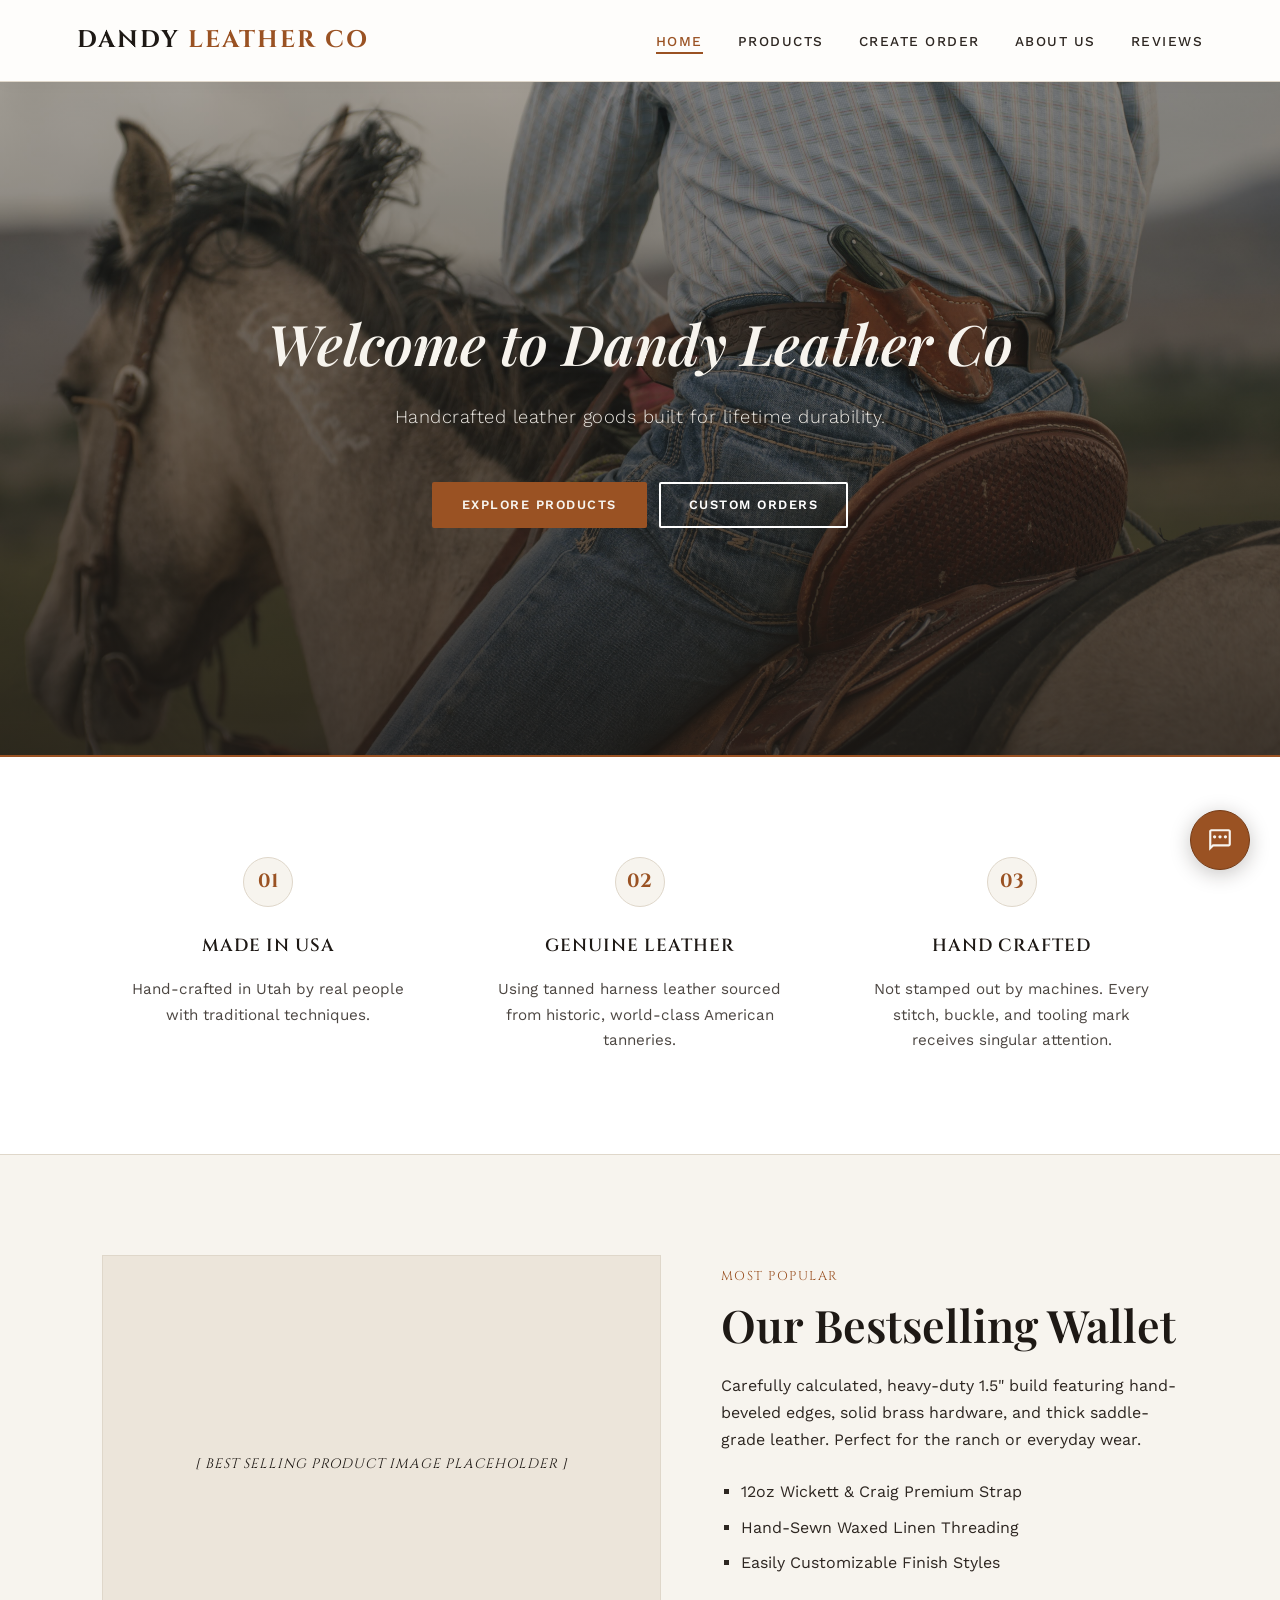
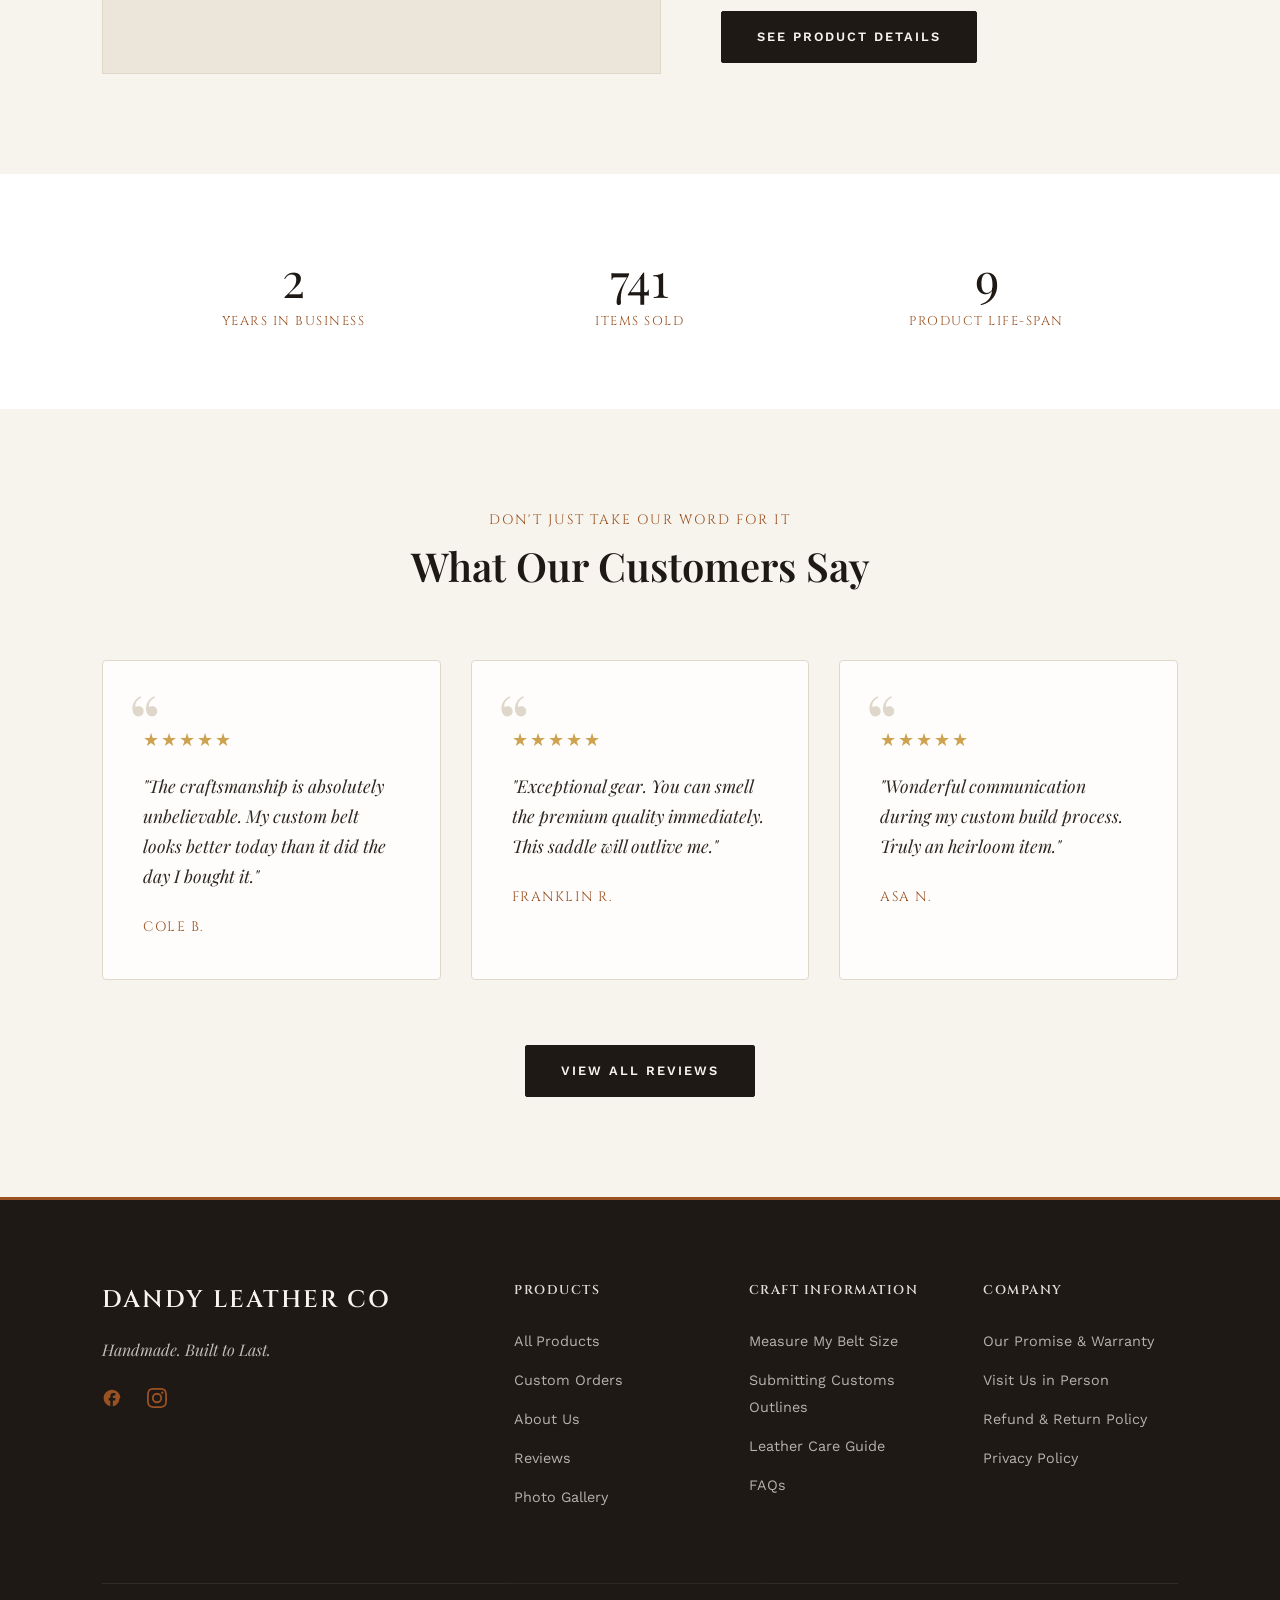
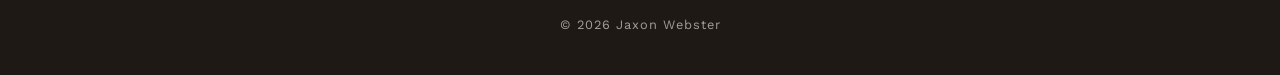
<file: index.html>
<!DOCTYPE html>
<html lang="en">
<head>
    <meta charset="UTF-8">
    <meta name="viewport" content="width=device-width, initial-scale=1.0">
    <title>Dandy Leather Co | Premium Handcrafted Leather Goods</title>
    <link rel="stylesheet" href="styles.css">
</head>
<body class="home-page" >

    <nav class="navbar">
        <a href="index.html" class="nav-logo">
            <h1>Dandy <span>Leather Co</span></h1>
        </a>
        
        <input type="checkbox" id="menu-toggle" class="menu-toggle">
        <label for="menu-toggle" class="hamburger">
            <span class="bar"></span>
            <span class="bar"></span>
            <span class="bar"></span>
        </label>
        
        <ul class="nav-links">
            <li><a href="index.html" class="active">Home</a></li>
            <li><a href="products.html">Products</a></li>
            <li><a href="custom.html">Create Order</a></li>
            <li><a href="about.html">About Us</a></li>
            <li><a href="reviews.html">Reviews</a></li>
        </ul>
    </nav>

    <header class="hero" style="background-image: url('images/horsehero.jpg');">
        <div class="hero-overlay"></div>
        <div class="hero-content">
            <h2>Welcome to Dandy Leather Co</h2>
            <p>Handcrafted leather goods built for lifetime durability.</p>
            
            <!-- Hero Action Buttons -->
            <div class="hero-actions">
    <a href="products.html" class="btn">Explore Products</a>
    <a href="custom.html" class="btn btn-secondary">Custom Orders</a>
</div>
        </div>
    </header>

    <!-- ==========================================
         SECTION 1: MADE IN THE USA (VALUE PROPS)
         Background: Clean White (#ffffff)
         ========================================== -->
    <section class="value-props" style="background-color: #ffffff;">
        <div class="prop-card animate-on-scroll">
            <div class="num-badge">01</div>
            <h3>Made in USA</h3>
            <p>Hand-crafted in Utah by real people with traditional techniques.</p>
        </div>
        <div class="prop-card animate-on-scroll">
            <div class="num-badge">02</div>
            <h3>Genuine Leather</h3>
            <p>Using tanned harness leather sourced from historic, world-class American tanneries.</p>
        </div>
        <div class="prop-card animate-on-scroll">
            <div class="num-badge">03</div>
            <h3>Hand Crafted</h3>
            <p>Not stamped out by machines. Every stitch, buckle, and tooling mark receives singular attention.</p>
        </div>
    </section>

    <!-- ==========================================
         SECTION 2: POPULAR ITEM (BEST SELLER SPLIT)
         Background: Warm Cream (var(--bg-warm))
         Lines Removed from this block
         ========================================== -->
    <section class="section-padding" style="background-color: var(--bg-warm);">
        <div class="best-seller-split">
            <div class="image-placeholder" style="overflow: hidden;">
                [ Best Selling Product Image Placeholder ]
            </div>
            <div>
                <p style="color: var(--accent-color); font-family: var(--font-display); font-size: 0.8rem; letter-spacing: 1.5px; text-transform: uppercase;">Most Popular</p>
                <h2 style="margin: 10px 0 20px;">Our Bestselling Wallet</h2>
                <p style="color: var(--text-dark); margin-bottom: 25px;">Carefully calculated, heavy-duty 1.5" build featuring hand-beveled edges, solid brass hardware, and thick saddle-grade leather. Perfect for the ranch or everyday wear.</p>
                <ul style="list-style: square; padding-left: 20px; color: var(--text-dark); margin-bottom: 10px;">
                    <li style="margin-bottom: 8px;">12oz Wickett & Craig Premium Strap</li>
                    <li style="margin-bottom: 8px;">Hand-Sewn Waxed Linen Threading</li>
                    <li>Easily Customizable Finish Styles</li>
                </ul>
                <a href="products.html" class="btn">See Product Details</a>
            </div>
        </div>
    </section>

    <!-- ==========================================
         SECTION 3: STATS COUNTER
         Background: Clean White (#ffffff)
         ========================================== -->
    <section class="stats-counter-section" style="background-color: #ffffff;">
        <div class="stats-grid">
            <div class="stat-item">
                <h3 class="counter-val" data-target="5">0</h3>
                <p>Years in Business</p>
            </div>
            <div class="stat-item">
                <h3 class="counter-val" data-target="1500">0</h3>
                <p>Items Sold</p>
            </div>
            <div class="stat-item">
                <h3 class="counter-val" data-target="20">0</h3>
                <p>Product Life-Span</p>
            </div>
        </div>
    </section>

    <!-- ==========================================
         SECTION 4: WHAT CUSTOMERS SAY (REVIEWS)
         Background: Warm Cream (var(--bg-warm))
         Lines Removed from this block
         ========================================== -->
    <section class="section-padding" style="background-color: var(--bg-warm);">
        <div class="section-header">
            <p>Don't just take our word for it</p>
            <h2>What Our Customers Say</h2>
        </div>
        <div class="reviews-grid">
            <div class="review-card animate-on-scroll">
                <div class="stars">★★★★★</div>
                <p class="review-text">"The craftsmanship is absolutely unbelievable. My custom belt looks better today than it did the day I bought it."</p>
                <div class="reviewer-name">Cole B.</div>
            </div>
            <div class="review-card animate-on-scroll">
                <div class="stars">★★★★★</div>
                <p class="review-text">"Exceptional gear. You can smell the premium quality immediately. This saddle will outlive me."</p>
                <div class="reviewer-name">Franklin R.</div>
            </div>
            <div class="review-card animate-on-scroll">
                <div class="stars">★★★★★</div>
                <p class="review-text">"Wonderful communication during my custom build process. Truly an heirloom item."</p>
                <div class="reviewer-name">Asa N.</div>
            </div>
        </div>
        <div style="text-align: center; margin-top: 40px;">
            <a href="reviews.html" class="btn">View All Reviews</a>
        </div>
    </section>

    <footer class="main-footer">
        <div class="footer-top">
            <div class="footer-brand">
                <h3>Dandy Leather Co</h3>
                <p>Handmade. Built to Last.</p>
                <div class="social-links">
                    <a href="https://facebook.com" target="_blank" aria-label="Facebook">
                        <svg viewBox="0 0 24 24"><path d="M22 12c0-5.52-4.48-10-10-10S2 6.48 2 12c0 4.84 3.44 8.87 8 9.8V15H8v-3h2V9.5C10 7.57 11.57 6 13.5 6H16v3h-2c-.55 0-1 .45-1 1v2h3v3h-3v6.95c4.56-.93 8-4.96 8-9.8z"/></svg>
                    </a>
                    <a href="https://www.instagram.com/dandyleatherco?igsh=MTh1Zm8zNXI0M2g2Mg==" target="_blank" aria-label="Instagram">
                        <svg viewBox="0 0 24 24"><path d="M12 2.163c3.204 0 3.584.012 4.85.07 3.252.148 4.771 1.691 4.919 4.919.058 1.265.069 1.645.069 4.849 0 3.205-.012 3.584-.069 4.849-.149 3.225-1.664 4.771-4.919 4.919-1.266.058-1.644.07-4.85.07-3.204 0-3.584-.012-4.849-.07-3.26-.149-4.771-1.699-4.919-4.92-.058-1.265-.07-1.644-.07-4.849 0-3.204.013-3.583.07-4.849.149-3.227 1.664-4.771 4.919-4.919 1.266-.057 1.645-.069 4.849-.069zM12 0C8.741 0 8.333.014 7.053.072 2.695.272.273 2.69.073 7.051.014 8.333 0 8.741 0 12c0 3.259.014 3.668.072 4.948.2 4.358 2.618 6.78 6.98 6.98 1.281.058 1.689.072 4.948.072 3.259 0 3.668-.014 4.948-.072 4.354-.2 6.782-2.618 6.979-6.98.059-1.28.073-1.689.073-4.948 0-3.259-.014-3.667-.072-4.947-.196-4.354-2.617-6.78-6.979-6.98C15.668.014 15.259 0 12 0zm0 5.838a6.162 6.162 0 1 0 0 12.324 6.162 6.162 0 0 0 0-12.324zM12 16a4 4 0 1 1 0-8 4 4 0 0 1 0 8zm6.406-11.845a1.44 1.44 0 1 0 0 2.881 1.44 1.44 0 0 0 0-2.881z"/></svg>
                    </a>
                </div>
            </div>
            <div class="footer-links-grid">
                <div class="footer-col">
                    <h4>Products</h4>
                    <ul>
                        <li><a href="products.html">All Products</a></li>
                        <li><a href="custom.html">Custom Orders</a></li>
                        <li><a href="about.html">About Us</a></li>
                        <li><a href="reviews.html">Reviews</a></li>
                        <li><a href="gallery.html">Photo Gallery</a></li>
                    </ul>
                </div>
                <div class="footer-col">
                    <h4>Craft Information</h4>
                    <ul>
                        <li><a href="#">Measure My Belt Size</a></li>
                        <li><a href="#">Submitting Customs Outlines</a></li>
                        <li><a href="#">Leather Care Guide</a></li>
                        <li><a href="#">FAQs</a></li>
                    </ul>
                </div>
                <div class="footer-col">
                    <h4>Company</h4>
                    <ul>
                        <li><a href="#">Our Promise & Warranty</a></li>
                        <li><a href="#">Visit Us in Person</a></li>
                        <li><a href="#">Refund & Return Policy</a></li>
                        <li><a href="#">Privacy Policy</a></li>
                    </ul>
                </div>
            </div>
        </div>
        <div class="footer-bottom">
            <p>&copy; 2026 <a href="https://websterwebdesign.com/">Jaxon Webster</a></p>
        </div>
    </footer>

    <script>
        const observerOptions = { threshold: 0.1, rootMargin: "0px 0px -50px 0px" };
        const scrollObserver = new IntersectionObserver((entries, observer) => {
            entries.forEach(entry => {
                if (entry.isIntersecting) {
                    entry.target.classList.add('is-visible');
                    observer.unobserve(entry.target);
                }
            });
        }, observerOptions);
        document.querySelectorAll('.animate-on-scroll').forEach(el => scrollObserver.observe(el));

        // INTUITIVE HOOKS FOR DRIVING NUMERICAL INCREMENTS
        const countNumbersUp = () => {
            const counters = document.querySelectorAll('.counter-val');
            counters.forEach(counter => {
                const target = +counter.getAttribute('data-target');
                const duration = 1500; // Total runtime milliseconds
                const startTime = performance.now();

                const updateCount = (currentTime) => {
                    const elapsedTime = currentTime - startTime;
                    const progress = Math.min(elapsedTime / duration, 1);
                    // Standard easeOutQuad curve for organic premium pacing 
                    const easeProgress = progress * (2 - progress);
                    const currentVal = Math.floor(easeProgress * target);
                    
                    counter.innerText = currentVal.toLocaleString() + (target === 100 ? "+" : "");
                    
                    if (progress < 1) {
                        requestAnimationFrame(updateCount);
                    } else {
                        counter.innerText = target.toLocaleString() + (target === 100 ? "+" : "");
                    }
                };
                requestAnimationFrame(updateCount);
            });
        };

        const counterSection = document.querySelector('.stats-counter-section');
        const counterObserver = new IntersectionObserver((entries, observer) => {
            if(entries[0].isIntersecting) {
                countNumbersUp();
                observer.unobserve(counterSection);
            }
        }, { threshold: 0.3 });
        if(counterSection) counterObserver.observe(counterSection);
    </script>
    <script src="chatbot.js"></script>
</body>
</html>
</file>
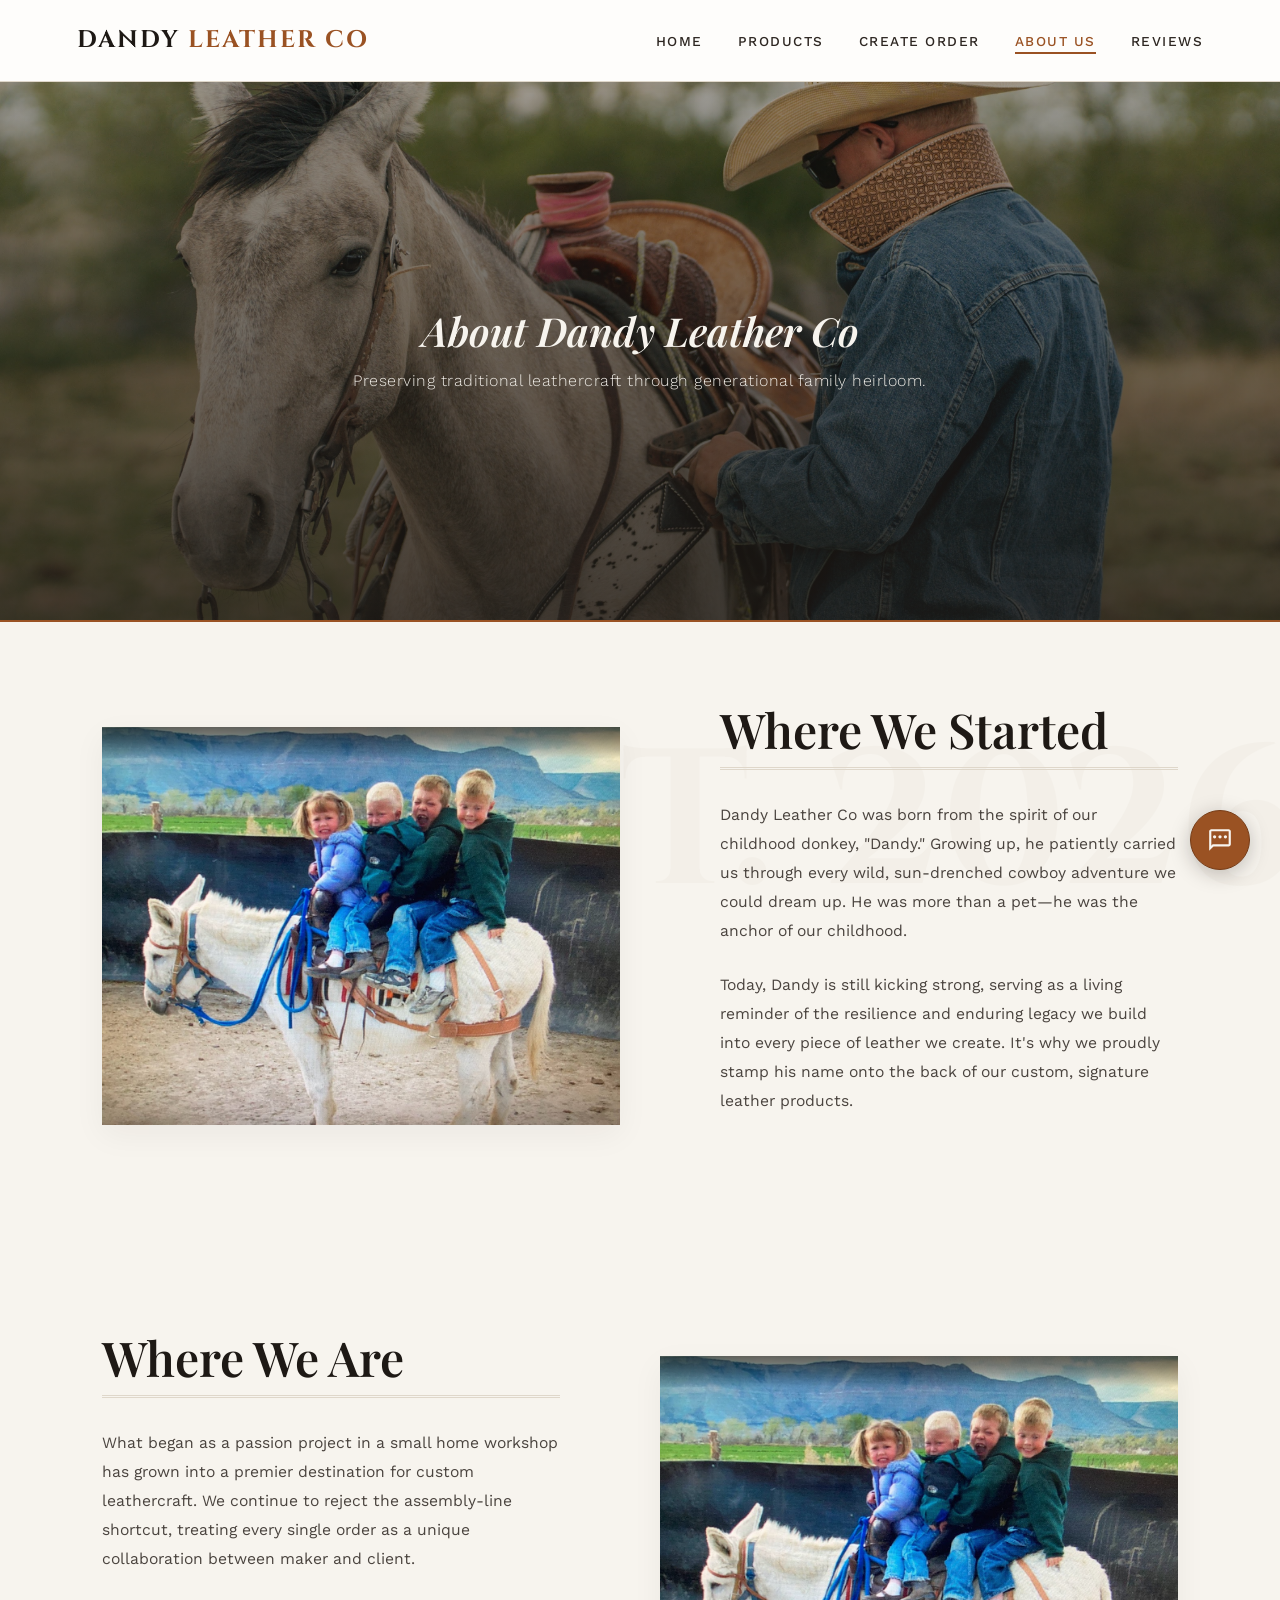
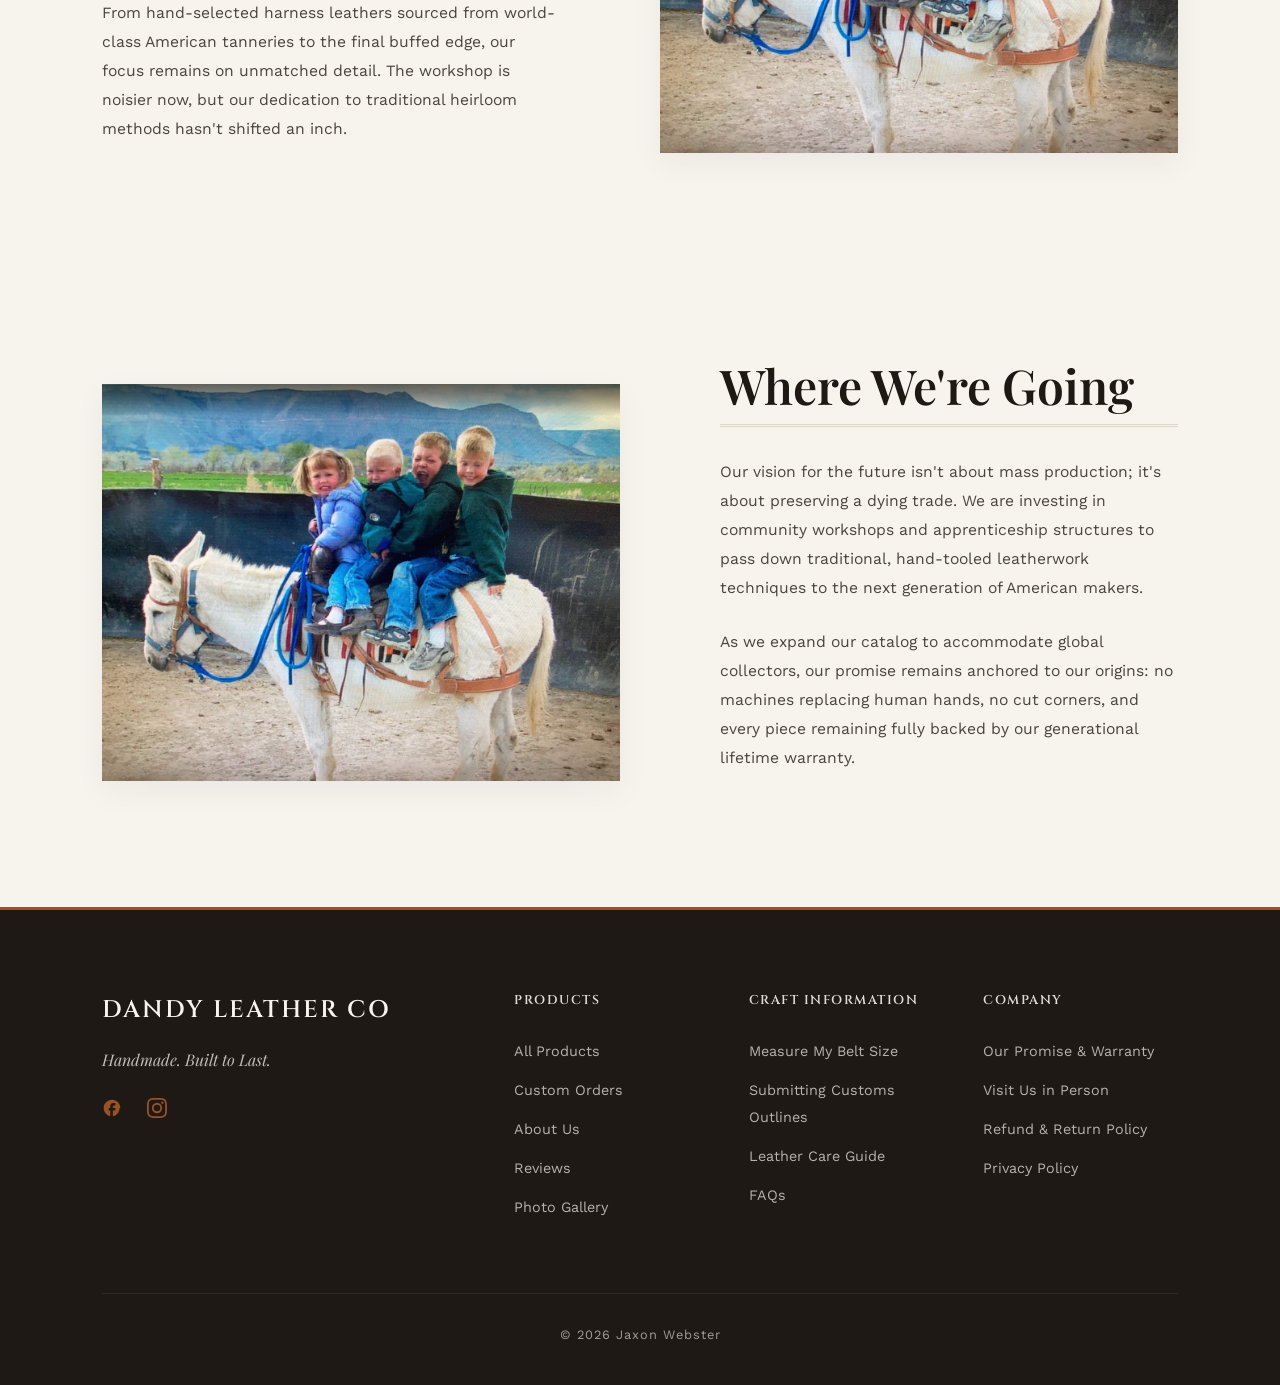
<file: about.html>
<!DOCTYPE html>
<html lang="en">
<head>
    <meta charset="UTF-8">
    <meta name="viewport" content="width=device-width, initial-scale=1.0">
    <title>Our Story | Dandy Leather Co</title>
    <link rel="stylesheet" href="styles.css">
</head>
<body>

    <nav class="navbar">
        <a href="index.html" class="nav-logo">
            <h1>Dandy <span>Leather Co</span></h1>
        </a>
        
        <input type="checkbox" id="menu-toggle" class="menu-toggle">
        <label for="menu-toggle" class="hamburger">
            <span class="bar"></span>
            <span class="bar"></span>
            <span class="bar"></span>
        </label>
        
        <ul class="nav-links">
            <li><a href="index.html">Home</a></li>
            <li><a href="products.html">Products</a></li>
            <li><a href="custom.html">Create Order</a></li>
            <li><a href="about.html" class="active">About Us</a></li>
            <li><a href="reviews.html">Reviews</a></li>
        </ul>
    </nav>

    <!-- Premium Hero Section -->
    <header class="hero" style="background-image: url('images/horseabout.jpg');">
        <div class="hero-overlay"></div>
        <div class="hero-content">
            <h2>About Dandy Leather Co</h2>
            <p>Preserving traditional leathercraft through generational family heirloom.</p>
        </div>
    </header>

    <!-- SECTION ONE: Where We Started (Image Left, Text Right) -->
    <section class="section-padding about-story-section animate-on-scroll">
        <div class="about-watermark">EST. 2026</div>

        <div class="about-luxury-container">
            <div class="about-visual-side">
                <div class="photo-saddle-stitch">
                    <img src="images/Dandy.png" alt="Dandy Saddlery Childhood Origins">
                </div>
            </div>
            
            <div class="about-narrative-side">
                <div class="tooled-header-wrap">
                    <h2 class="narrative-title">Where We Started</h2>
                    <span class="tooling-mark"></span>
                </div>
                
                <p class="about-body-text">
                    Dandy Leather Co was born from the spirit of our childhood donkey, "Dandy." Growing up, he patiently carried us through every wild, sun-drenched cowboy adventure we could dream up. He was more than a pet—he was the anchor of our childhood.
                </p>
                <p class="about-body-text">
                    Today, Dandy is still kicking strong, serving as a living reminder of the resilience and enduring legacy we build into every piece of leather we create. It's why we proudly stamp his name onto the back of our custom, signature leather products.
                </p>
            
            </div>
        </div>
    </section>

    <!-- SECTION TWO: Where We Are (Mirrored: Text Left, Image Right) -->
    <section class="section-padding about-story-section animate-on-scroll">
        <div class="about-luxury-container layout-mirrored">
            <div class="about-narrative-side">
                <div class="tooled-header-wrap">
                    <h2 class="narrative-title">Where We Are</h2>
                    <span class="tooling-mark"></span>
                </div>
                
                <p class="about-body-text">
                    What began as a passion project in a small home workshop has grown into a premier destination for custom leathercraft. We continue to reject the assembly-line shortcut, treating every single order as a unique collaboration between maker and client.
                </p>
                <p class="about-body-text">
                    From hand-selected harness leathers sourced from world-class American tanneries to the final buffed edge, our focus remains on unmatched detail. The workshop is noisier now, but our dedication to traditional heirloom methods hasn't shifted an inch.
                </p>
            
            </div>

            <div class="about-visual-side">
                <div class="photo-saddle-stitch">
                    <img src="images/Dandy.png" alt="Dandy Leather Co Workshop Present Day">
                </div>
            </div>
        </div>
    </section>

    <!-- SECTION THREE: Where We're Going (Image Left, Text Right) -->
    <section class="section-padding about-story-section animate-on-scroll">
        <div class="about-luxury-container">
            <div class="about-visual-side">
                <div class="photo-saddle-stitch">
                    <img src="images/Dandy.png" alt="Dandy Leather Co Future Vision">
                </div>
            </div>
            
            <div class="about-narrative-side">
                <div class="tooled-header-wrap">
                    <h2 class="narrative-title">Where We're Going</h2>
                    <span class="tooling-mark"></span>
                </div>
                
                <p class="about-body-text">
                    Our vision for the future isn't about mass production; it's about preserving a dying trade. We are investing in community workshops and apprenticeship structures to pass down traditional, hand-tooled leatherwork techniques to the next generation of American makers.
                </p>
                <p class="about-body-text">
                    As we expand our catalog to accommodate global collectors, our promise remains anchored to our origins: no machines replacing human hands, no cut corners, and every piece remaining fully backed by our generational lifetime warranty.
                </p>
            
            </div>
        </div>
    </section>

    <footer class="main-footer">
        <div class="footer-top">
            <div class="footer-brand">
                <h3>Dandy Leather Co</h3>
                <p>Handmade. Built to Last.</p>
                <div class="social-links">
                    <a href="https://facebook.com" target="_blank" aria-label="Facebook">
                        <svg viewBox="0 0 24 24"><path d="M22 12c0-5.52-4.48-10-10-10S2 6.48 2 12c0 4.84 3.44 8.87 8 9.8V15H8v-3h2V9.5C10 7.57 11.57 6 13.5 6H16v3h-2c-.55 0-1 .45-1 1v2h3v3h-3v6.95c4.56-.93 8-4.96 8-9.8z"/></svg>
                    </a>
                    <a href="https://www.instagram.com/dandyleatherco?igsh=MTh1Zm8zNXI0M2g2Mg==" target="_blank" aria-label="Instagram">
                        <svg viewBox="0 0 24 24"><path d="M12 2.163c3.204 0 3.584.012 4.85.07 3.252.148 4.771 1.691 4.919 4.919.058 1.265.069 1.645.069 4.849 0 3.205-.012 3.584-.069 4.849-.149 3.225-1.664 4.771-4.919 4.919-1.266.058-1.644.07-4.85.07-3.204 0-3.584-.012-4.849-.07-3.26-.149-4.771-1.699-4.919-4.92-.058-1.265-.07-1.644-.07-4.849 0-3.204.013-3.583.07-4.849.149-3.227 1.664-4.771 4.919-4.919 1.266-.057 1.645-.069 4.849-.069zM12 0C8.741 0 8.333.014 7.053.072 2.695.272.273 2.69.073 7.051.014 8.333 0 8.741 0 12c0 3.259.014 3.668.072 4.948.2 4.358 2.618 6.78 6.98 6.98 1.281.058 1.689.072 4.948.072 3.259 0 3.668-.014 4.948-.072 4.354-.2 6.782-2.618 6.979-6.98.059-1.28.073-1.689.073-4.948 0-3.259-.014-3.667-.072-4.947-.196-4.354-2.617-6.78-6.979-6.98C15.668.014 15.259 0 12 0zm0 5.838a6.162 6.162 0 1 0 0 12.324 6.162 6.162 0 0 0 0-12.324zM12 16a4 4 0 1 1 0-8 4 4 0 0 1 0 8zm6.406-11.845a1.44 1.44 0 1 0 0 2.881 1.44 1.44 0 0 0 0-2.881z"/></svg>
                    </a>
                </div>
            </div>
            <div class="footer-links-grid">
                <div class="footer-col">
                    <h4>Products</h4>
                    <ul>
                        <li><a href="products.html">All Products</a></li>
                        <li><a href="custom.html">Custom Orders</a></li>
                        <li><a href="about.html">About Us</a></li>
                        <li><a href="reviews.html">Reviews</a></li>
                        <li><a href="gallery.html">Photo Gallery</a></li>
                    </ul>
                </div>
                <div class="footer-col">
                    <h4>Craft Information</h4>
                    <ul>
                        <li><a href="#">Measure My Belt Size</a></li>
                        <li><a href="#">Submitting Customs Outlines</a></li>
                        <li><a href="#">Leather Care Guide</a></li>
                        <li><a href="#">FAQs</a></li>
                    </ul>
                </div>
                <div class="footer-col">
                    <h4>Company</h4>
                    <ul>
                        <li><a href="#">Our Promise & Warranty</a></li>
                        <li><a href="#">Visit Us in Person</a></li>
                        <li><a href="#">Refund & Return Policy</a></li>
                        <li><a href="#">Privacy Policy</a></li>
                    </ul>
                </div>
            </div>
        </div>
        <div class="footer-bottom">
            <p>&copy; 2026 <a href="https://websterwebdesign.com/">Jaxon Webster</a></p>
        </div>
    </footer>

    <script>
        const observerOptions = { threshold: 0.1, rootMargin: "0px 0px -50px 0px" };
        const scrollObserver = new IntersectionObserver((entries, observer) => {
            entries.forEach(entry => {
                if (entry.isIntersecting) {
                    entry.target.classList.add('is-visible');
                    observer.unobserve(entry.target);
                }
            });
        }, observerOptions);
        document.querySelectorAll('.animate-on-scroll').forEach(el => scrollObserver.observe(el));
    </script>
    <script src="chatbot.js"></script>
</body>
</html>
</file>
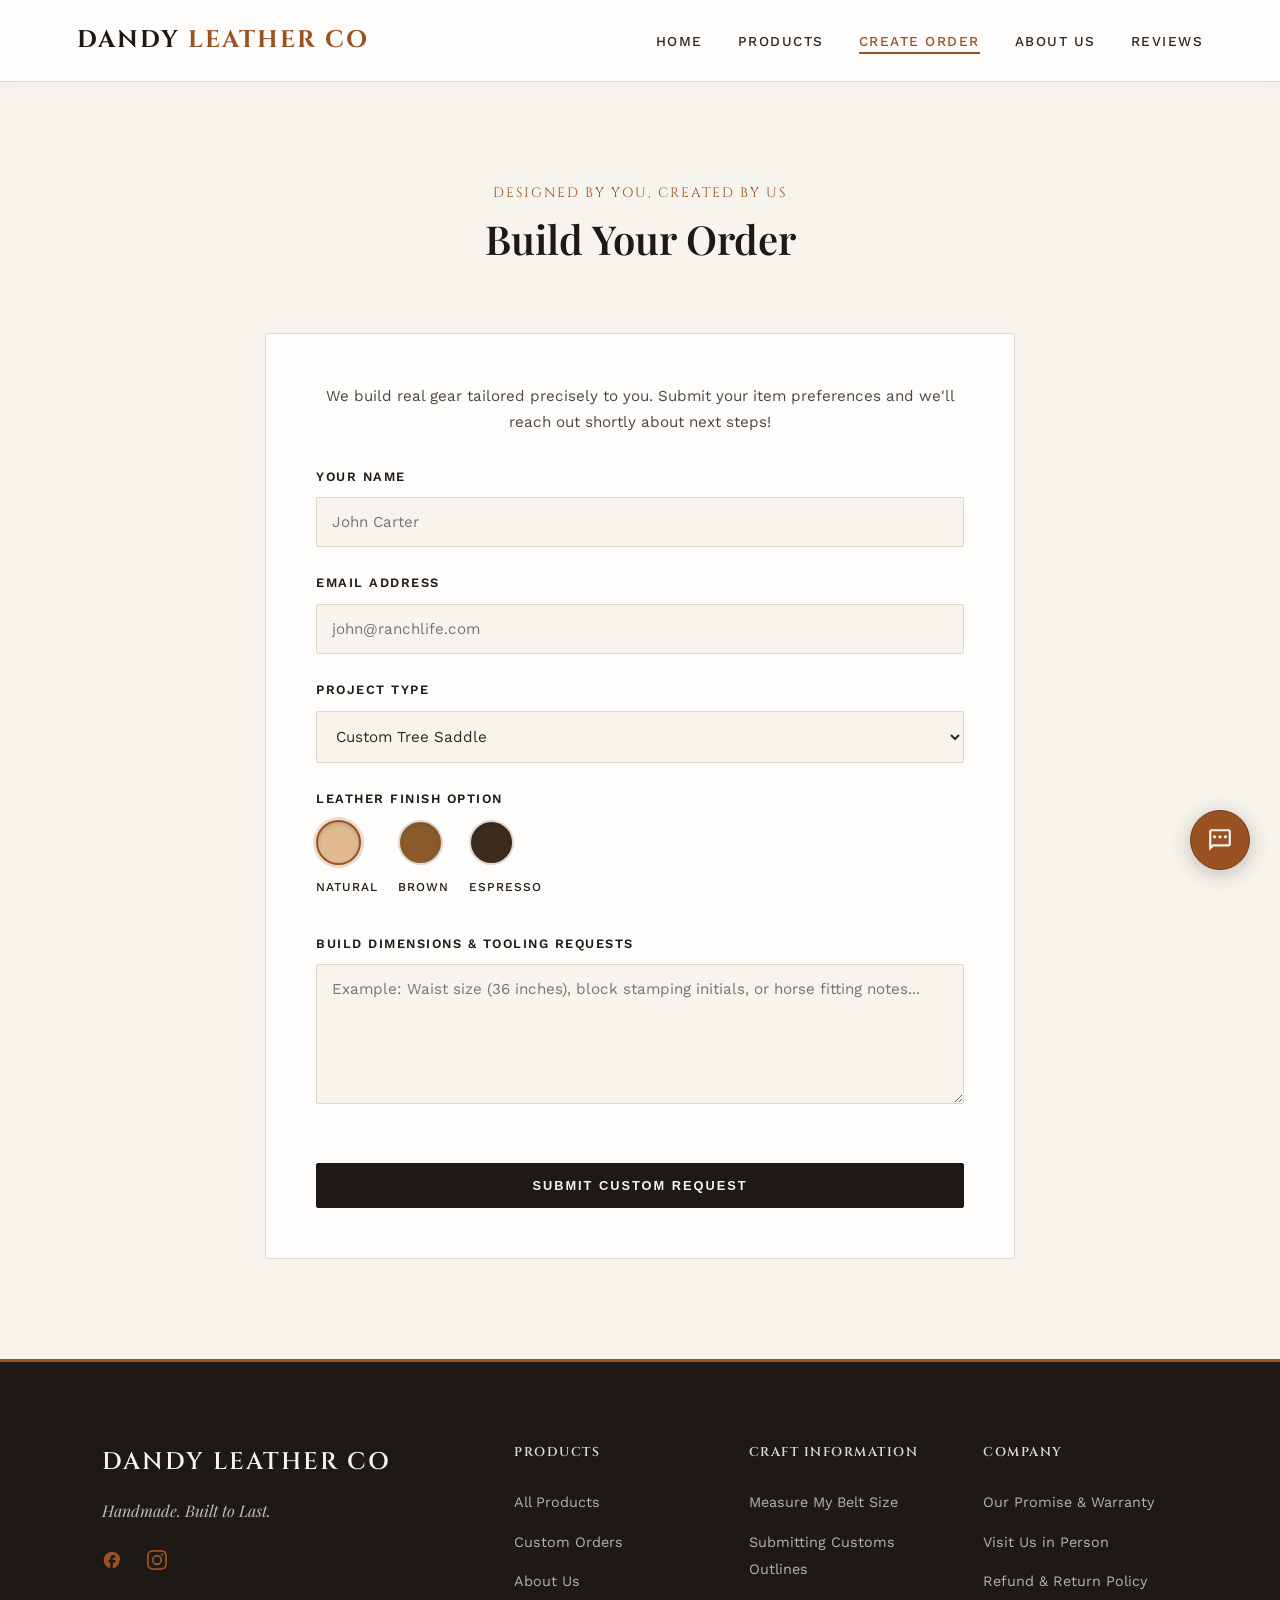
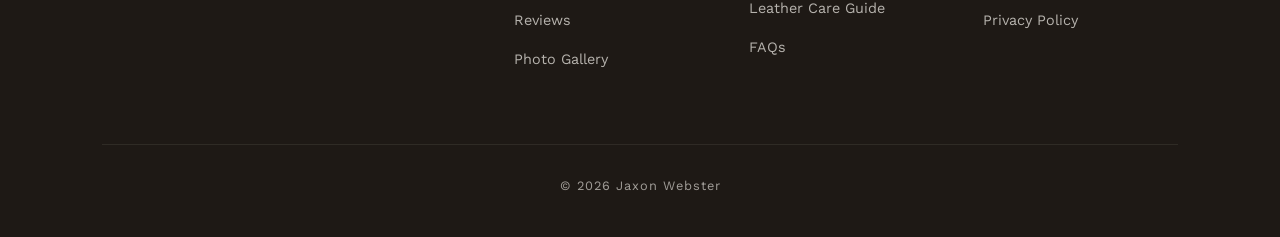
<file: custom.html>
<!DOCTYPE html>
<html lang="en">
<head>
    <meta charset="UTF-8">
    <meta name="viewport" content="width=device-width, initial-scale=1.0">
    <title>Start a Custom Build | Dandy Leather Co</title>
    <link rel="stylesheet" href="styles.css">
</head>
<body>

    <nav class="navbar">
        <a href="index.html" class="nav-logo">
            <h1>Dandy <span>Leather Co</span></h1>
        </a>
        
        <input type="checkbox" id="menu-toggle" class="menu-toggle">
        <label for="menu-toggle" class="hamburger">
            <span class="bar"></span>
            <span class="bar"></span>
            <span class="bar"></span>
        </label>
        
        <ul class="nav-links">
            <li><a href="index.html">Home</a></li>
            <li><a href="products.html">Products</a></li>
            <li><a href="custom.html" class="active">Create Order</a></li>
            <li><a href="about.html">About Us</a></li>
            <li><a href="reviews.html">Reviews</a></li>
        </ul>
    </nav>

    <section class="section-padding">
        <div class="section-header">
            <p>Designed by you, created by us</p>
            <h2>Build Your Order</h2>
        </div>

        <div class="form-container">
            <p style="margin-bottom: 30px; font-size: 0.95rem; opacity: 0.85; text-align: center;">We build real gear tailored precisely to you. Submit your item preferences and we'll reach out shortly about next steps!</p>
            
            <form action="#" method="POST" id="customBuildForm">
                <div class="form-group">
                    <label for="name">Your Name</label>
                    <input type="text" id="name" name="name" required placeholder="John Carter">
                </div>

                <div class="form-group">
                    <label for="email">Email Address</label>
                    <input type="email" id="email" name="email" required placeholder="john@ranchlife.com">
                </div>

                <div class="form-group">
                    <label for="type">Project Type</label>
                    <select id="type" name="type">
                        <option value="saddle">Custom Tree Saddle</option>
                        <option value="belt">Heavy Heritage Belt (Specify size below)</option>
                        <option value="scabbard">Field Scabbard / Holster</option>
                        <option value="wallet">Bespoke Personalized Wallet</option>
                        <option value="other">Bespoke Project</option>
                    </select>
                </div>

                <div class="form-group">
                    <label>Leather Finish Option</label>
                    <div class="swatch-container">
                        <label class="swatch-option">
                            <input type="radio" name="leather_color" value="Natural Tan" checked>
                            <span class="swatch-ball swatch-natural"></span>
                            <span class="swatch-label-text">Natural</span>
                        </label>
                        <label class="swatch-option">
                            <input type="radio" name="leather_color" value="Medium Brown">
                            <span class="swatch-ball swatch-brown"></span>
                            <span class="swatch-label-text">Brown</span>
                        </label>
                        <label class="swatch-option">
                            <input type="radio" name="leather_color" value="Dark Espresso">
                            <span class="swatch-ball swatch-espresso"></span>
                            <span class="swatch-label-text">Espresso</span>
                        </label>
                    </div>
                </div>

                <div class="form-group">
                    <label for="details">Build Dimensions & Tooling Requests</label>
                    <textarea id="details" name="details" rows="6" placeholder="Example: Waist size (36 inches), block stamping initials, or horse fitting notes..."></textarea>
                </div>

                <button type="submit" class="btn" style="width: 100%;">Submit Custom Request</button>
            </form>
        </div>
    </section>

    <footer class="main-footer">
        <div class="footer-top">
            <div class="footer-brand">
                <h3>Dandy Leather Co</h3>
                <p>Handmade. Built to Last.</p>
                <div class="social-links">
                    <a href="https://facebook.com" target="_blank" aria-label="Facebook">
                        <svg viewBox="0 0 24 24"><path d="M22 12c0-5.52-4.48-10-10-10S2 6.48 2 12c0 4.84 3.44 8.87 8 9.8V15H8v-3h2V9.5C10 7.57 11.57 6 13.5 6H16v3h-2c-.55 0-1 .45-1 1v2h3v3h-3v6.95c4.56-.93 8-4.96 8-9.8z"/></svg>
                    </a>
                    <a href="https://www.instagram.com/dandyleatherco?igsh=MTh1Zm8zNXI0M2g2Mg==" target="_blank" aria-label="Instagram">
                        <svg viewBox="0 0 24 24"><path d="M12 2.163c3.204 0 3.584.012 4.85.07 3.252.148 4.771 1.691 4.919 4.919.058 1.265.069 1.645.069 4.849 0 3.205-.012 3.584-.069 4.849-.149 3.225-1.664 4.771-4.919 4.919-1.266.058-1.644.07-4.85.07-3.204 0-3.584-.012-4.849-.07-3.26-.149-4.771-1.699-4.919-4.92-.058-1.265-.07-1.644-.07-4.849 0-3.204.013-3.583.07-4.849.149-3.227 1.664-4.771 4.919-4.919 1.266-.057 1.645-.069 4.849-.069zM12 0C8.741 0 8.333.014 7.053.072 2.695.272.273 2.69.073 7.051.014 8.333 0 8.741 0 12c0 3.259.014 3.668.072 4.948.2 4.358 2.618 6.78 6.98 6.98 1.281.058 1.689.072 4.948.072 3.259 0 3.668-.014 4.948-.072 4.354-.2 6.782-2.618 6.979-6.98.059-1.28.073-1.689.073-4.948 0-3.259-.014-3.667-.072-4.947-.196-4.354-2.617-6.78-6.979-6.98C15.668.014 15.259 0 12 0zm0 5.838a6.162 6.162 0 1 0 0 12.324 6.162 6.162 0 0 0 0-12.324zM12 16a4 4 0 1 1 0-8 4 4 0 0 1 0 8zm6.406-11.845a1.44 1.44 0 1 0 0 2.881 1.44 1.44 0 0 0 0-2.881z"/></svg>
                    </a>
                </div>
            </div>
            <div class="footer-links-grid">
                <div class="footer-col">
                    <h4>Products</h4>
                    <ul>
                        <li><a href="products.html">All Products</a></li>
                        <li><a href="custom.html">Custom Orders</a></li>
                        <li><a href="about.html">About Us</a></li>
                        <li><a href="reviews.html">Reviews</a></li>
                        <li><a href="gallery.html">Photo Gallery</a></li>
                    </ul>
                </div>
                <div class="footer-col">
                    <h4>Craft Information</h4>
                    <ul>
                        <li><a href="#">Measure My Belt Size</a></li>
                        <li><a href="#">Submitting Customs Outlines</a></li>
                        <li><a href="#">Leather Care Guide</a></li>
                        <li><a href="#">FAQs</a></li>
                    </ul>
                </div>
                <div class="footer-col">
                    <h4>Company</h4>
                    <ul>
                        <li><a href="#">Our Promise & Warranty</a></li>
                        <li><a href="#">Visit Us in Person</a></li>
                        <li><a href="#">Refund & Return Policy</a></li>
                        <li><a href="#">Privacy Policy</a></li>
                    </ul>
                </div>
            </div>
        </div>
        <div class="footer-bottom">
            <p>&copy; 2026 <a href="https://websterwebdesign.com/">Jaxon Webster</a></p>
        </div>
    </footer>

    <script>
        window.addEventListener('DOMContentLoaded', () => {
            const savedItem = localStorage.getItem('dandy_order_transfer');
            if (savedItem) {
                const detailsField = document.getElementById('details');
                const typeField = document.getElementById('type');
                
                if (detailsField) {
                    if (savedItem.startsWith("Custom Wallet:")) {
                        detailsField.value = `Hello! I used the wallet builder tool to style a custom leather item:\n\n${savedItem}\n\n.`;
                    } else {
                        detailsField.value = `Hello! I would like to build and configure a blueprint framework for the product: "${savedItem}". Please help me coordinate precision custom sizing configurations.`;
                    }
                }
                
                if (typeField) {
                    if (savedItem.includes("Saddle")) typeField.value = "saddle";
                    else if (savedItem.includes("Belt")) typeField.value = "belt";
                    else if (savedItem.includes("Scabbard")) typeField.value = "scabbard";
                    else if (savedItem.includes("Wallet")) typeField.value = "wallet";
                }
                localStorage.removeItem('dandy_order_transfer');
            }
        });

        const observerOptions = { threshold: 0.1, rootMargin: "0px 0px -50px 0px" };
        const scrollObserver = new IntersectionObserver((entries, observer) => {
            entries.forEach(entry => {
                if (entry.isIntersecting) {
                    entry.target.classList.add('is-visible');
                    observer.unobserve(entry.target);
                }
            });
        }, observerOptions);
        document.querySelectorAll('.animate-on-scroll').forEach(el => scrollObserver.observe(el));
    </script>
    <script src="chatbot.js"></script>
</body>
</html>
</file>
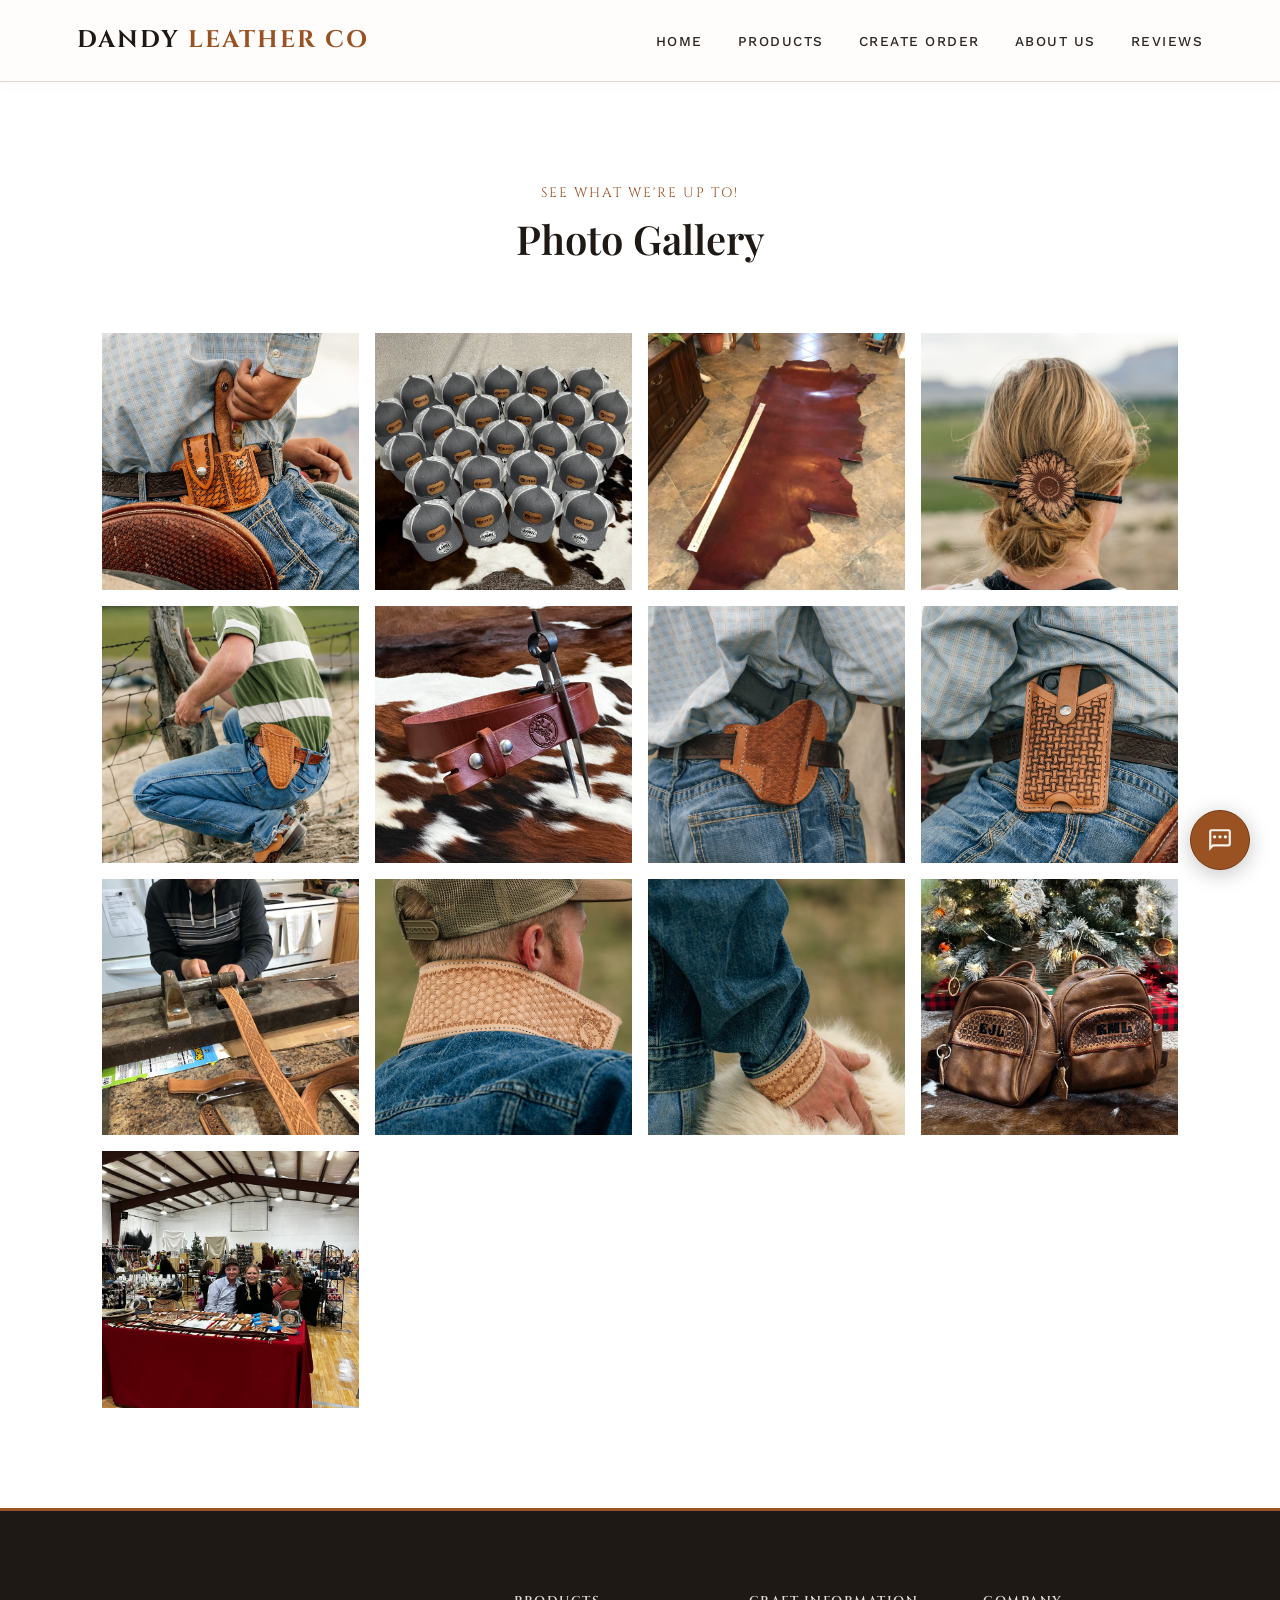
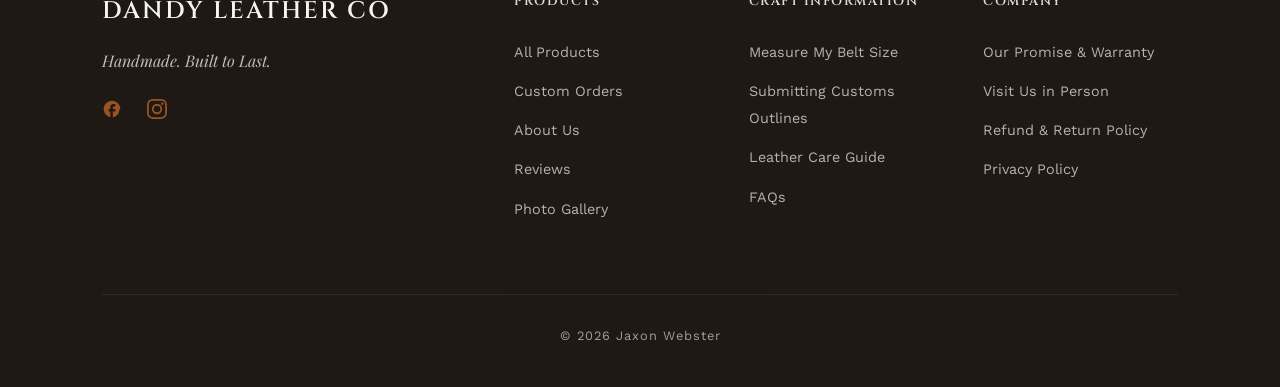
<file: gallery.html>
<!DOCTYPE html>
<html lang="en">
<head>
    <meta charset="UTF-8">
    <meta name="viewport" content="width=device-width, initial-scale=1.0">
    <title>The Gallery | Dandy Leather Co</title>
    <link rel="stylesheet" href="styles.css">
    <style>
        /* Force explicit editorial white backdrop reset */
        body {
            background-color: #ffffff !important;
        }

        /* 4-Column Borderless Minimalist Layout Grid */
        .instagram-gallery-grid {
            display: grid;
            grid-template-columns: repeat(4, 1fr);
            gap: 16px;
            margin-top: 40px;
        }
        
        .gallery-item-card {
            position: relative;
            aspect-ratio: 1 / 1;
            overflow: hidden;
            border: none !important;
            background: none !important;
            border-radius: 0 !important;
            box-shadow: none !important;
            padding: 0 !important;
        }

        .gallery-item-card img {
            width: 100%;
            height: 100%;
            object-fit: cover;
            display: block;
            transition: var(--transition-smooth);
        }

        /* Clean subtle scale effect on hover without any overlays */
        .gallery-item-card:hover img {
            transform: scale(1.03);
        }

        /* Responsive Breakpoints */
        @media (max-width: 1024px) {
            .instagram-gallery-grid {
                grid-template-columns: repeat(3, 1fr);
                gap: 12px;
            }
        }

        @media (max-width: 768px) {
            .instagram-gallery-grid {
                grid-template-columns: repeat(2, 1fr);
                gap: 8px;
            }
        }
    </style>
</head>
<body>

    <!-- --- NAVIGATION BAR --- -->
    <nav class="navbar">
        <a href="index.html" class="nav-logo">
            <h1>Dandy <span>Leather Co</span></h1>
        </a>
        
        <input type="checkbox" id="menu-toggle" class="menu-toggle">
        <label for="menu-toggle" class="hamburger">
            <span class="bar"></span>
            <span class="bar"></span>
            <span class="bar"></span>
        </label>
        
        <ul class="nav-links">
            <li><a href="index.html">Home</a></li>
            <li><a href="products.html">Products</a></li>
            <li><a href="custom.html">Create Order</a></li>
            <li><a href="about.html">About Us</a></li>
            <li><a href="reviews.html">Reviews</a></li>
        </ul>
    </nav>

    <!-- --- GALLERY SECTION --- -->
    <section class="section-padding" style="background-color: #ffffff;">
        <div class="section-header">
            <p>See what we're up to!</p>
            <h2>Photo Gallery</h2>
        </div>

        <!-- --- 4-COLUMN PURE IMAGE GRID --- -->
        <div class="instagram-gallery-grid">
            
            <!-- ITEM 1 -->
            <div class="gallery-item-card animate-on-scroll">
                <img src="images/holster.jpg" alt="Dandy Saddlery Showcase 1">
            </div>

            <!-- ITEM 2 -->
            <div class="gallery-item-card animate-on-scroll">
                <img src="images/hats.jpg" alt="Dandy Saddlery Showcase 2">
            </div>

            <!-- ITEM 3 -->
            <div class="gallery-item-card animate-on-scroll">
                <img src="images/hide.jpg" alt="Dandy Saddlery Showcase 3">
            </div>

            <!-- ITEM 4 -->
            <div class="gallery-item-card animate-on-scroll">
                <img src="images/hair.jpg" alt="Dandy Saddlery Showcase 4">
            </div>

            <!-- ITEM 5 -->
            <div class="gallery-item-card animate-on-scroll">
                <img src="images/tools.jpg" alt="Dandy Saddlery Showcase 5">
            </div>

            <!-- ITEM 6 -->
            <div class="gallery-item-card animate-on-scroll">
                <img src="images/beltdisplay.jpg" alt="Dandy Saddlery Showcase 6">
            </div>

            <!-- ITEM 7 -->
            <div class="gallery-item-card animate-on-scroll">
                <img src="images/gun.jpg" alt="Dandy Saddlery Showcase 7">
            </div>

            <!-- ITEM 8 -->
            <div class="gallery-item-card animate-on-scroll">
                <img src="images/phone.jpg" alt="Dandy Saddlery Showcase 8">
            </div>

            <!-- ITEM 9 -->
            <div class="gallery-item-card animate-on-scroll">
                <img src="images/making.jpg" alt="Dandy Saddlery Showcase 9">
            </div>

            <!-- ITEM 10 -->
            <div class="gallery-item-card animate-on-scroll">
                <img src="images/neck.jpg" alt="Dandy Saddlery Showcase 9">
            </div>

            <!-- ITEM 11 -->
            <div class="gallery-item-card animate-on-scroll">
                <img src="images/wrist.jpg" alt="Dandy Saddlery Showcase 9">
            </div>

            <!-- ITEM 12 -->
            <div class="gallery-item-card animate-on-scroll">
                <img src="images/bags.jpg" alt="Dandy Saddlery Showcase 9">
            </div>
            <!-- ITEM 13 -->
            <div class="gallery-item-card animate-on-scroll">
                <img src="images/market.jpg" alt="Dandy Saddlery Showcase 9">
            </div>

        </div>
    </section>

    <!-- --- PREMIUM FOOTER --- -->
    <footer class="main-footer">
        <div class="footer-top">
            <div class="footer-brand">
                <h3>Dandy Leather Co</h3>
                <p>Handmade. Built to Last.</p>
                <div class="social-links">
                    <a href="https://facebook.com" target="_blank" aria-label="Facebook">
                        <svg viewBox="0 0 24 24"><path d="M22 12c0-5.52-4.48-10-10-10S2 6.48 2 12c0 4.84 3.44 8.87 8 9.8V15H8v-3h2V9.5C10 7.57 11.57 6 13.5 6H16v3h-2c-.55 0-1 .45-1 1v2h3v3h-3v6.95c4.56-.93 8-4.96 8-9.8z"/></svg>
                    </a>
                    <a href="https://www.instagram.com/dandyleatherco?igsh=MTh1Zm8zNXI0M2g2Mg==" target="_blank" aria-label="Instagram">
                        <svg viewBox="0 0 24 24"><path d="M12 2.163c3.204 0 3.584.012 4.85.07 3.252.148 4.771 1.691 4.919 4.919.058 1.265.069 1.645.069 4.849 0 3.205-.012 3.584-.069 4.849-.149 3.225-1.664 4.771-4.919 4.919-1.266.058-1.644.07-4.85.07-3.204 0-3.584-.012-4.849-.07-3.26-.149-4.771-1.699-4.919-4.92-.058-1.265-.07-1.644-.07-4.849 0-3.204.013-3.583.07-4.849.149-3.227 1.664-4.771 4.919-4.919 1.266-.057 1.645-.069 4.849-.069zM12 0C8.741 0 8.333.014 7.053.072 2.695.272.273 2.69.073 7.051.014 8.333 0 8.741 0 12c0 3.259.014 3.668.072 4.948.2 4.358 2.618 6.78 6.98 6.98 1.281.058 1.689.072 4.948.072 3.259 0 3.668-.014 4.948-.072 4.354-.2 6.782-2.618 6.979-6.98.059-1.28.073-1.689.073-4.948 0-3.259-.014-3.667-.072-4.947-.196-4.354-2.617-6.78-6.979-6.98C15.668.014 15.259 0 12 0zm0 5.838a6.162 6.162 0 1 0 0 12.324 6.162 6.162 0 0 0 0-12.324zM12 16a4 4 0 1 1 0-8 4 4 0 0 1 0 8zm6.406-11.845a1.44 1.44 0 1 0 0 2.881 1.44 1.44 0 0 0 0-2.881z"/></svg>
                    </a>
                </div>
            </div>
            <div class="footer-links-grid">
                <div class="footer-col">
                    <h4>Products</h4>
                    <ul>
                        <li><a href="products.html">All Products</a></li>
                        <li><a href="custom.html">Custom Orders</a></li>
                        <li><a href="about.html">About Us</a></li>
                        <li><a href="reviews.html">Reviews</a></li>
                        <li><a href="gallery.html">Photo Gallery</a></li>
                    </ul>
                </div>
                <div class="footer-col">
                    <h4>Craft Information</h4>
                    <ul>
                        <li><a href="#">Measure My Belt Size</a></li>
                        <li><a href="#">Submitting Customs Outlines</a></li>
                        <li><a href="#">Leather Care Guide</a></li>
                        <li><a href="#">FAQs</a></li>
                    </ul>
                </div>
                <div class="footer-col">
                    <h4>Company</h4>
                    <ul>
                        <li><a href="#">Our Promise & Warranty</a></li>
                        <li><a href="#">Visit Us in Person</a></li>
                        <li><a href="#">Refund & Return Policy</a></li>
                        <li><a href="#">Privacy Policy</a></li>
                    </ul>
                </div>
            </div>
        </div>
        <div class="footer-bottom">
            <p>&copy; 2026 <a href="https://websterwebdesign.com/">Jaxon Webster</a></p>
        </div>
    </footer>

    <!-- --- SCROLL OBSERVER --- -->
    <script>
        const observerOptions = { threshold: 0.1, rootMargin: "0px 0px -50px 0px" };
        const scrollObserver = new IntersectionObserver((entries, observer) => {
            entries.forEach(entry => {
                if (entry.isIntersecting) {
                    entry.target.classList.add('is-visible');
                    observer.unobserve(entry.target);
                }
            });
        }, observerOptions);
        document.querySelectorAll('.animate-on-scroll').forEach(el => scrollObserver.observe(el));
    </script>
    <script src="chatbot.js"></script>
</body>
</html>
</file>
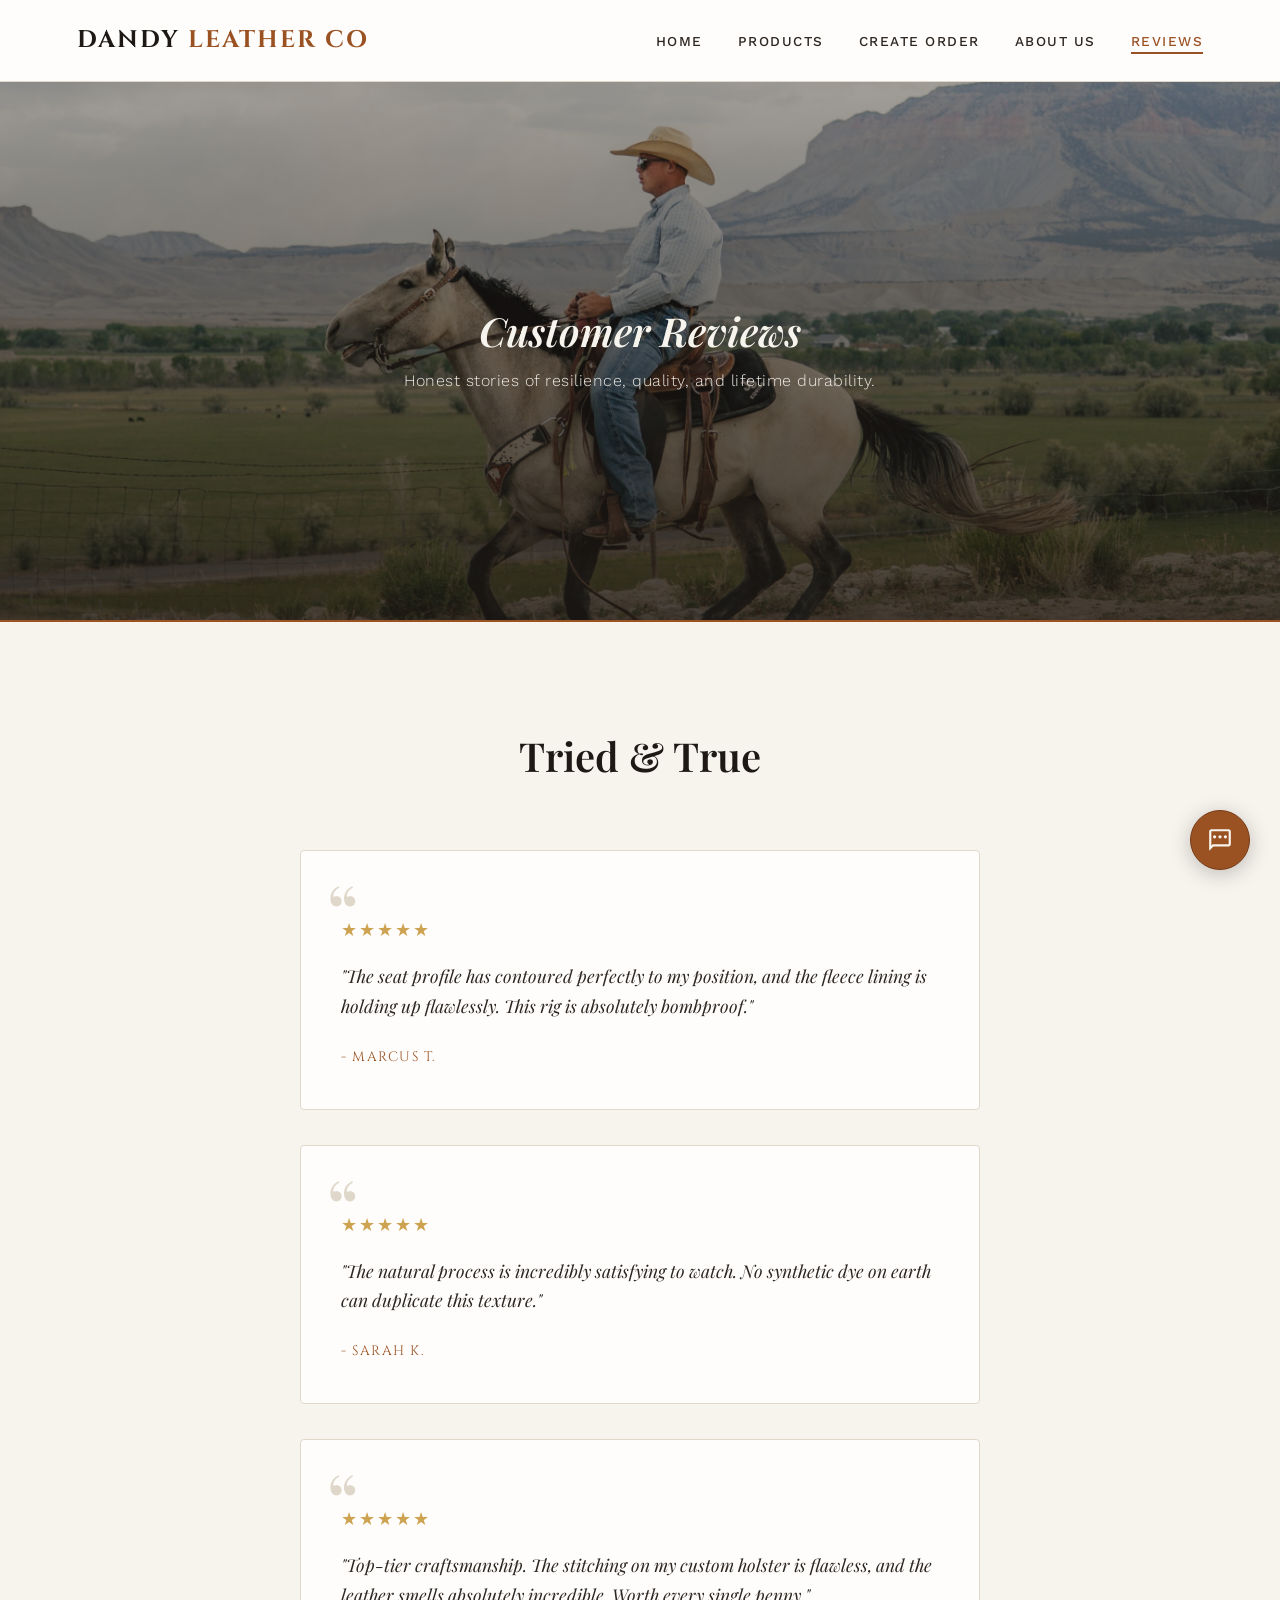
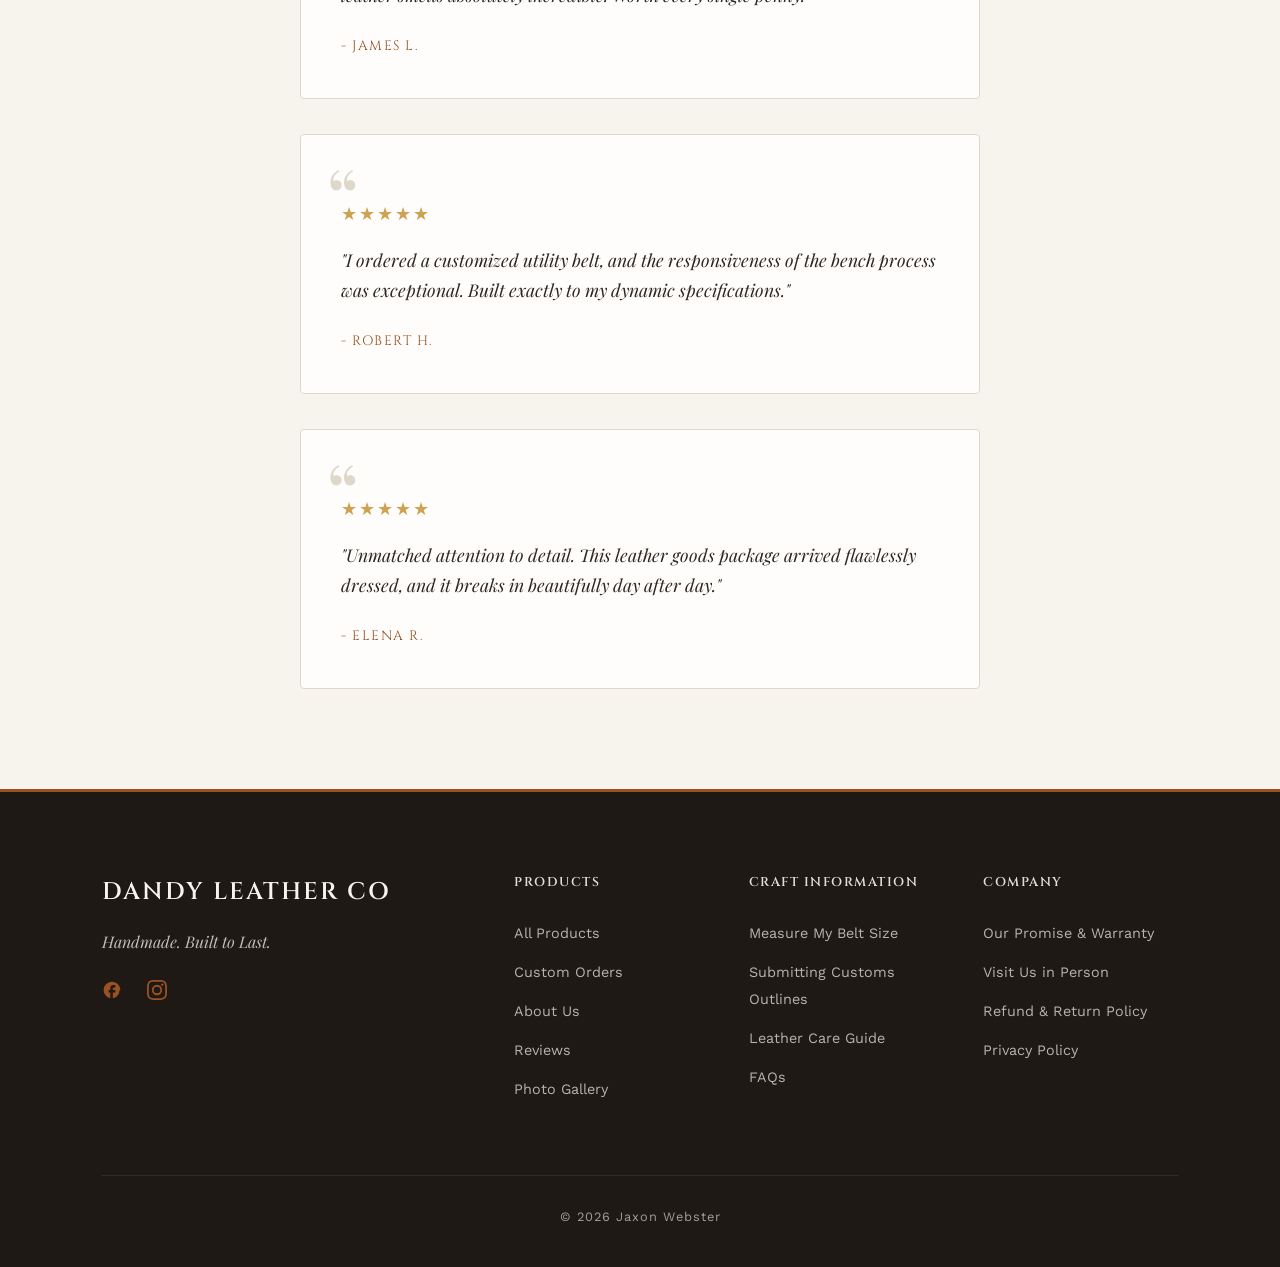
<file: reviews.html>
<!DOCTYPE html>
<html lang="en">
<head>
    <meta charset="UTF-8">
    <meta name="viewport" content="width=device-width, initial-scale=1.0">
    <title>Customer Stories | Dandy Leather Co</title>
    <link rel="stylesheet" href="styles.css">
</head>
<body>

    <nav class="navbar">
        <a href="index.html" class="nav-logo">
            <h1>Dandy <span>Leather Co</span></h1>
        </a>
        
        <input type="checkbox" id="menu-toggle" class="menu-toggle">
        <label for="menu-toggle" class="hamburger">
            <span class="bar"></span>
            <span class="bar"></span>
            <span class="bar"></span>
        </label>
        
        <ul class="nav-links">
            <li><a href="index.html">Home</a></li>
            <li><a href="products.html">Products</a></li>
            <li><a href="custom.html">Create Order</a></li>
            <li><a href="about.html">About Us</a></li>
            <li><a href="reviews.html" class="active">Reviews</a></li>
        </ul>
    </nav>

        <!-- Premium Hero Section -->
    <header class="hero" style="background-image: url('images/galloping.jpg');">
        <div class="hero-overlay"></div>
        <div class="hero-content">
            <h2>Customer Reviews</h2>
            <p>Honest stories of resilience, quality, and lifetime durability.</p>
        </div>
    </header>

    <section class="section-padding">
        <div class="section-header">
            <h2>Tried & True</h2>
        </div>

        <div style="display: flex; flex-direction: column; gap: 35px; max-width: 680px; margin: 0 auto; text-align: left;">
            
            <div class="review-card animate-on-scroll">
                <div class="stars">★★★★★</div>
                <p class="review-text">"The seat profile has contoured perfectly to my position, and the fleece lining is holding up flawlessly. This rig is absolutely bombproof."</p>
                <p class="reviewer-name" style="margin-bottom: 0;">- Marcus T.</p>
            </div>

            <div class="review-card animate-on-scroll">
                <div class="stars">★★★★★</div>
                <p class="review-text">"The natural process is incredibly satisfying to watch. No synthetic dye on earth can duplicate this texture."</p>
                <p class="reviewer-name" style="margin-bottom: 0;">- Sarah K.</p>
            </div>

            <div class="review-card animate-on-scroll">
                <div class="stars">★★★★★</div>
                <p class="review-text">"Top-tier craftsmanship. The stitching on my custom holster is flawless, and the leather smells absolutely incredible. Worth every single penny."</p>
                <p class="reviewer-name" style="margin-bottom: 0;">- James L.</p>
            </div>

            <div class="review-card animate-on-scroll">
                <div class="stars">★★★★★</div>
                <p class="review-text">"I ordered a customized utility belt, and the responsiveness of the bench process was exceptional. Built exactly to my dynamic specifications."</p>
                <p class="reviewer-name" style="margin-bottom: 0;">- Robert H.</p>
            </div>

            <div class="review-card animate-on-scroll">
                <div class="stars">★★★★★</div>
                <p class="review-text">"Unmatched attention to detail. This leather goods package arrived flawlessly dressed, and it breaks in beautifully day after day."</p>
                <p class="reviewer-name" style="margin-bottom: 0;">- Elena R.</p>
            </div>
            
        </div>
    </section>

    <footer class="main-footer">
        <div class="footer-top">
            <div class="footer-brand">
                <h3>Dandy Leather Co</h3>
                <p>Handmade. Built to Last.</p>
                <div class="social-links">
                    <a href="https://facebook.com" target="_blank" aria-label="Facebook">
                        <svg viewBox="0 0 24 24"><path d="M22 12c0-5.52-4.48-10-10-10S2 6.48 2 12c0 4.84 3.44 8.87 8 9.8V15H8v-3h2V9.5C10 7.57 11.57 6 13.5 6H16v3h-2c-.55 0-1 .45-1 1v2h3v3h-3v6.95c4.56-.93 8-4.96 8-9.8z"/></svg>
                    </a>
                    <a href="https://www.instagram.com/dandyleatherco?igsh=MTh1Zm8zNXI0M2g2Mg==" target="_blank" aria-label="Instagram">
                        <svg viewBox="0 0 24 24"><path d="M12 2.163c3.204 0 3.584.012 4.85.07 3.252.148 4.771 1.691 4.919 4.919.058 1.265.069 1.645.069 4.849 0 3.205-.012 3.584-.069 4.849-.149 3.225-1.664 4.771-4.919 4.919-1.266.058-1.644.07-4.85.07-3.204 0-3.584-.012-4.849-.07-3.26-.149-4.771-1.699-4.919-4.92-.058-1.265-.07-1.644-.07-4.849 0-3.204.013-3.583.07-4.849.149-3.227 1.664-4.771 4.919-4.919 1.266-.057 1.645-.069 4.849-.069zM12 0C8.741 0 8.333.014 7.053.072 2.695.272.273 2.69.073 7.051.014 8.333 0 8.741 0 12c0 3.259.014 3.668.072 4.948.2 4.358 2.618 6.78 6.98 6.98 1.281.058 1.689.072 4.948.072 3.259 0 3.668-.014 4.948-.072 4.354-.2 6.782-2.618 6.979-6.98.059-1.28.073-1.689.073-4.948 0-3.259-.014-3.667-.072-4.947-.196-4.354-2.617-6.78-6.979-6.98C15.668.014 15.259 0 12 0zm0 5.838a6.162 6.162 0 1 0 0 12.324 6.162 6.162 0 0 0 0-12.324zM12 16a4 4 0 1 1 0-8 4 4 0 0 1 0 8zm6.406-11.845a1.44 1.44 0 1 0 0 2.881 1.44 1.44 0 0 0 0-2.881z"/></svg>
                    </a>
                </div>
            </div>
            <div class="footer-links-grid">
                <div class="footer-col">
                    <h4>Products</h4>
                    <ul>
                        <li><a href="products.html">All Products</a></li>
                        <li><a href="custom.html">Custom Orders</a></li>
                        <li><a href="about.html">About Us</a></li>
                        <li><a href="reviews.html">Reviews</a></li>
                        <li><a href="gallery.html">Photo Gallery</a></li>
                    </ul>
                </div>
                <div class="footer-col">
                    <h4>Craft Information</h4>
                    <ul>
                        <li><a href="#">Measure My Belt Size</a></li>
                        <li><a href="#">Submitting Customs Outlines</a></li>
                        <li><a href="#">Leather Care Guide</a></li>
                        <li><a href="#">FAQs</a></li>
                    </ul>
                </div>
                <div class="footer-col">
                    <h4>Company</h4>
                    <ul>
                        <li><a href="#">Our Promise & Warranty</a></li>
                        <li><a href="#">Visit Us in Person</a></li>
                        <li><a href="#">Refund & Return Policy</a></li>
                        <li><a href="#">Privacy Policy</a></li>
                    </ul>
                </div>
            </div>
        </div>
        <div class="footer-bottom">
            <p>&copy; 2026 <a href="https://websterwebdesign.com/">Jaxon Webster</a></p>
        </div>
    </footer>

    <script>
        const observerOptions = { threshold: 0.1, rootMargin: "0px 0px -50px 0px" };
        const scrollObserver = new IntersectionObserver((entries, observer) => {
            entries.forEach(entry => {
                if (entry.isIntersecting) {
                    entry.target.classList.add('is-visible');
                    observer.unobserve(entry.target);
                }
            });
        }, observerOptions);
        document.querySelectorAll('.animate-on-scroll').forEach(el => scrollObserver.observe(el));
    </script>
    <script src="chatbot.js"></script>
</body>
</html>
</file>
<file: styles.css>
/* ==========================================================
   DANDY SADDLERY - LUXURY HERITAGE BRAND IDENTITY
   ========================================================== */

/* Importing premium typography for a handcrafted, editorial feel */
@import url('https://fonts.googleapis.com/css2?family=Cinzel:wght@500;700&family=Playfair+Display:ital,wght@0,400;0,600;1,400&family=Work+Sans:wght@300;400;500;600&display=swap');

:root {
    --primary-color: #1e1915;     /* Deep Espresso / Rich Off-Black */
    --accent-color: #9a5223;      /* Warm Saddle-Tan Leather */
    --accent-hover: #753b16;      /* Rich Dark Mahogany */
    --bg-warm: #f7f4ee;            /* Warm Sand / Antique Cream */
    --bg-card: #fefdfb;            /* Soft Ivory for cards */
    --text-dark: #2d2621;          /* Muted Espresso body text */
    --text-light: #f7f4ee;        /* Cream white text */
    --border-color: #dfd7ca;      /* Soft tan border dividing lines */
    
    --font-display: 'Cinzel', serif;
    --font-heading: 'Playfair Display', serif;
    --font-body: 'Work Sans', sans-serif;
    
    /* Apple-style elegant timing curves */
    --transition-smooth: all 0.5s cubic-bezier(0.25, 1, 0.5, 1);
    --transition-micro: all 0.25s cubic-bezier(0.25, 1, 0.5, 1);
}

* {
    box-sizing: border-box;
    margin: 0;
    padding: 0;
}

body {
    font-family: var(--font-body);
    color: var(--text-dark);
    background-color: var(--bg-warm);
    line-height: 1.7;
    -webkit-font-smoothing: antialiased;
    
    /* Changed to an opacity-only fade so it doesn't break fixed positioning */
    animation: elegantPageFadePure 0.9s cubic-bezier(0.25, 1, 0.5, 1) both;
}

@keyframes elegantPageFadePure {
    from { opacity: 0; }
    to { opacity: 1; }
}

h1, h2, h3, h4 {
    color: var(--primary-color);
    font-weight: 600;
}

a {
    color: inherit;
    text-decoration: none;
    transition: var(--transition-micro);
}

/* --- SCROLL ANIMATION INITIAL STATES --- */
.animate-on-scroll {
    opacity: 0;
    transform: translateY(30px);
    transition: opacity 0.8s cubic-bezier(0.25, 1, 0.5, 1), transform 0.8s cubic-bezier(0.25, 1, 0.5, 1);
}

.animate-on-scroll.is-visible {
    opacity: 1;
    transform: translateY(0);
}

/* --- NAVIGATION BAR --- */
.navbar {
    display: flex;
    justify-content: space-between;
    align-items: center;
    padding: 20px 6%;
    background-color: var(--bg-card);
    border-bottom: 1px solid var(--border-color);
    position: sticky;
    top: 0;
    z-index: 1000;
    box-shadow: 0 2px 15px rgba(30, 25, 21, 0.03);
}

.nav-logo h1 {
    font-family: var(--font-display);
    font-size: 1.5rem;
    font-weight: 700;
    letter-spacing: 2px;
    text-transform: uppercase;
    color: var(--primary-color);
    transition: var(--transition-micro);
}

.nav-logo:hover h1 {
    opacity: 0.85;
}

.nav-logo h1 span {
    color: var(--accent-color);
}

.nav-links {
    display: flex;
    list-style: none;
    gap: 35px;
}

.nav-links a {
    font-weight: 500;
    text-transform: uppercase;
    font-size: 0.85rem;
    letter-spacing: 1.5px;
    position: relative;
    padding: 5px 0;
}

.nav-links a::after {
    content: '';
    position: absolute;
    bottom: 0;
    left: 50%;
    width: 0;
    height: 1.5px;
    background-color: var(--accent-color);
    transition: width 0.3s cubic-bezier(0.25, 1, 0.5, 1), left 0.3s cubic-bezier(0.25, 1, 0.5, 1);
}

.nav-links a:hover::after, 
.nav-links a.active::after {
    width: 100%;
    left: 0;
}

.nav-links a:hover, 
.nav-links a.active {
    color: var(--accent-color);
}

.menu-toggle, .hamburger {
    display: none;
}

/* --- HERO SECTION --- */
.hero {
    position: relative;
    height: 75vh;
    min-height: 500px;
    background-color: #352d26;
    background-size: cover;
    background-position: center;
    display: flex;
    align-items: center;
    justify-content: center;
    text-align: center;
    padding: 20px;
    border-bottom: 2px solid var(--accent-color);
}

.hero-overlay {
    position: absolute;
    top: 0;
    left: 0;
    width: 100%;
    height: 100%;
    background: linear-gradient(180deg, rgba(30,25,21,0.4) 0%, rgba(30,25,21,0.8) 100%);
}

.hero-content {
    position: relative;
    z-index: 1;
    color: var(--text-light);
    max-width: 800px;
    padding: 0 20px;
}

.hero-content h2 {
    color: var(--text-light);
    font-family: var(--font-heading);
    font-size: 3.5rem;
    font-style: italic;
    margin-bottom: 25px;
    line-height: 1.2;
}

.hero-content p {
    font-size: 1.15rem;
    font-weight: 300;
    letter-spacing: 0.5px;
    max-width: 650px;
    margin: 0 auto;
    opacity: 0.95;
}

/* --- VALUE PROPS --- */
.value-props {
    display: grid;
    grid-template-columns: repeat(auto-fit, minmax(280px, 1fr));
    gap: 40px;
    padding: 80px 8%;
    text-align: center;
    background: var(--bg-card);
    border-bottom: 1px solid var(--border-color);
}

.prop-card {
    padding: 20px;
    transition: var(--transition-smooth);
}

.prop-card:hover {
    transform: translateY(-4px);
}

.prop-card .num-badge {
    font-family: var(--font-display);
    font-size: 1.2rem;
    font-weight: 700;
    color: var(--accent-color);
    width: 50px;
    height: 50px;
    border: 1px solid var(--border-color);
    border-radius: 50%;
    display: flex;
    align-items: center;
    justify-content: center;
    margin: 0 auto 25px;
    background-color: var(--bg-warm);
    letter-spacing: 0;
    transition: var(--transition-micro);
}

.prop-card:hover .num-badge {
    background-color: var(--accent-color);
    color: var(--text-light);
    border-color: var(--accent-color);
}

.prop-card h3 {
    font-family: var(--font-display);
    margin-bottom: 15px;
    text-transform: uppercase;
    font-size: 1.1rem;
    letter-spacing: 1px;
}

.prop-card p {
    color: var(--text-dark);
    font-size: 0.95rem;
    opacity: 0.85;
}

/* --- STATS COUNTER GRID --- */
.stats-counter-section {
    background-color: var(--bg-card); 
    color: var(--text-dark);          
    /* Force exact top/bottom padding symmetry */
    padding: 80px 8%; 
    display: flex;
    align-items: center;
    justify-content: center;
}

.stats-grid {
    display: grid;
    grid-template-columns: repeat(auto-fit, minmax(200px, 1fr));
    gap: 40px;
    width: 100%;
    max-width: 1000px;
    margin: 0 auto;
    text-align: center;
}

.stat-item h3 {
    font-family: var(--font-heading);
    font-size: 3rem;
    /* Force strict line-height matching the font size to clear out phantom space */
    line-height: 1; 
    font-weight: 400;
    color: var(--primary-color); 
    /* Explicit margin values to secure absolute spacing balance */
    margin: 0 0 12px 0; 
}

.stat-item p {
    font-family: var(--font-display);
    font-size: 0.8rem;
    line-height: 1.2;
    letter-spacing: 1.5px;
    text-transform: uppercase;
    color: var(--accent-color);
    margin: 0;
}

/* --- SECTIONS --- */
.section-padding {
    padding: 100px 8%;
}

.section-header {
    text-align: center;
    margin-bottom: 60px;
}

.section-header h2 {
    font-family: var(--font-heading);
    font-size: 2.5rem;
    font-weight: 600;
    margin-bottom: 15px;
}

.section-header p {
    color: var(--accent-color);
    font-family: var(--font-display);
    text-transform: uppercase;
    letter-spacing: 2px;
    font-size: 0.85rem;
}

/* --- SPLIT FLAGSHIP --- */
.best-seller-split {
    display: grid;
    grid-template-columns: 1.1fr 0.9fr;
    gap: 60px;
    align-items: center;
    background: transparent; /* Allows the section's background color to flow cleanly through */
    padding: 0; /* Clears padding since we are no longer boxing it into a standalone card */
    border: none; /* Border frame removed */
    border-radius: 0;
    box-shadow: none; /* Shadow removed for a clean, editorial look */
    transition: var(--transition-smooth);
}

.best-seller-split:hover {
    box-shadow: none;
}

.image-placeholder {
    background-color: #ece5da;
    width: 100%;
    aspect-ratio: 4/3;
    display: flex;
    align-items: center;
    justify-content: center;
    color: var(--primary-color);
    font-style: italic;
    border: 1px solid var(--border-color);
    letter-spacing: 1px;
    font-family: var(--font-display);
    text-transform: uppercase;
    font-size: 0.85rem;
}

.best-seller-split h2 {
    font-family: var(--font-heading);
    font-size: 2.8rem;
    line-height: 1.2;
    margin-bottom: 15px;
}

.btn {
    display: inline-block;
    background-color: var(--primary-color);
    color: var(--text-light);
    padding: 14px 35px;
    text-transform: uppercase;
    font-size: 0.8rem;
    letter-spacing: 2px;
    font-weight: 600;
    margin-top: 25px;
    transition: var(--transition-smooth);
    border: 1px solid var(--primary-color);
    cursor: pointer;
    border-radius: 2px;
    text-align: center;
}

.btn:hover {
    background-color: var(--accent-color);
    border-color: var(--accent-color);
    transform: translateY(-2px);
    box-shadow: 0 4px 12px rgba(154, 82, 35, 0.15);
}

.btn:active {
    transform: translateY(0);
}

/* --- PRODUCT GRID --- */
.product-grid {
    display: grid;
    grid-template-columns: repeat(auto-fit, minmax(300px, 1fr));
    gap: 40px;
}

.product-card {
    background: var(--bg-card);
    border: 1px solid var(--border-color);
    padding: 30px 25px;
    text-align: center;
    border-radius: 4px;
    transition: var(--transition-smooth);
}

.product-card:hover {
    transform: translateY(-6px);
    box-shadow: 0 12px 30px rgba(30, 25, 21, 0.05);
}

.product-card h3 {
    font-family: var(--font-heading);
    margin: 20px 0 8px;
    font-size: 1.4rem;
}

.product-price {
    color: var(--accent-color);
    font-weight: 600;
    font-family: var(--font-body);
    letter-spacing: 0.5px;
    margin-bottom: 15px;
}

/* --- WALLET BUILDER COMPONENT --- */
.wallet-builder-container {
    max-width: 900px;
    margin: 50px auto 0;
    background: var(--bg-card);
    border: 1px solid var(--border-color);
    border-radius: 6px;
    display: grid;
    grid-template-columns: 1.1fr 0.9fr;
    overflow: hidden;
    box-shadow: 0 10px 30px rgba(0,0,0,0.02);
}

.builder-visual-pane {
    background-color: #f2ede4;
    padding: 40px;
    display: flex;
    flex-direction: column;
    align-items: center;
    justify-content: center;
    border-right: 1px solid var(--border-color);
    position: relative;
}

.wallet-canvas-wrap {
    width: 100%;
    max-width: 320px;
    aspect-ratio: 1.4 / 1;
}

.wallet-canvas-wrap svg {
    width: 100%;
    height: 100%;
    filter: drop-shadow(0 12px 20px rgba(45, 38, 33, 0.15));
}

.wallet-path-leather {
    transition: fill 0.6s cubic-bezier(0.25, 1, 0.5, 1);
}

.wallet-path-stitch {
    transition: stroke 0.4s ease;
}

.wallet-monogram-text {
    font-family: var(--font-display);
    font-weight: 700;
    font-size: 14px;
    fill: rgba(30,25,21,0.65);
    letter-spacing: 2px;
    text-shadow: 0.5px 0.5px 0px rgba(255,255,255,0.2);
}

.builder-controls-pane {
    padding: 40px;
    display: flex;
    flex-direction: column;
    justify-content: center;
}

.builder-controls-pane h3 {
    font-family: var(--font-heading);
    font-size: 1.75rem;
    margin-bottom: 5px;
}

.builder-controls-pane .builder-tagline {
    font-size: 0.85rem;
    color: var(--accent-color);
    text-transform: uppercase;
    letter-spacing: 1px;
    margin-bottom: 25px;
}

.options-block {
    margin-bottom: 20px;
}

.options-block h4 {
    font-family: var(--font-display);
    font-size: 0.75rem;
    letter-spacing: 1px;
    text-transform: uppercase;
    margin-bottom: 10px;
    color: var(--primary-color);
}

.swatch-group {
    display: flex;
    gap: 12px;
}

.thread-swatch {
    width: 32px;
    height: 32px;
    border-radius: 50%;
    border: 2px solid var(--border-color);
    cursor: pointer;
    position: relative;
    transition: var(--transition-micro);
}

.thread-swatch:hover {
    transform: scale(1.08);
}

.thread-swatch.active {
    border-color: var(--accent-color);
    box-shadow: 0 0 0 2px rgba(154, 82, 35, 0.2);
}

.ts-cream { background-color: #fcfaf2; background-image: repeating-linear-gradient(45deg, transparent, transparent 2px, rgba(0,0,0,0.05) 2px, rgba(0,0,0,0.05) 4px); }
.ts-amber { background-color: #d49a46; background-image: repeating-linear-gradient(45deg, transparent, transparent 2px, rgba(0,0,0,0.05) 2px, rgba(0,0,0,0.05) 4px); }
.ts-dark { background-color: #3d2b1f; background-image: repeating-linear-gradient(45deg, transparent, transparent 2px, rgba(255,255,255,0.1) 2px, rgba(255,255,255,0.1) 4px); }

.builder-input {
    width: 100%;
    padding: 12px;
    border: 1px solid var(--border-color);
    background-color: var(--bg-warm);
    font-family: var(--font-body);
    font-size: 0.9rem;
    border-radius: 2px;
    text-transform: uppercase;
    transition: var(--transition-micro);
}

.builder-input:focus {
    outline: none;
    border-color: var(--accent-color);
    background-color: #fff;
}

@media(max-width: 768px) {
    .wallet-builder-container { grid-template-columns: 1fr; }
    .builder-visual-pane { border-right: none; border-bottom: 1px solid var(--border-color); }
}

/* --- REVIEWS --- */
.reviews-grid {
    display: grid;
    grid-template-columns: repeat(auto-fit, minmax(300px, 1fr));
    gap: 30px;
}

.review-card {
    background: var(--bg-card);
    padding: 65px 40px 40px;
    border: 1px solid var(--border-color);
    border-radius: 4px;
    position: relative;
    transition: var(--transition-smooth);
}

.review-card:hover {
    transform: translateY(-4px);
    box-shadow: 0 8px 25px rgba(30, 25, 21, 0.03);
}

.review-card::before {
    content: "“";
    font-family: var(--font-heading);
    font-size: 5rem;
    color: var(--border-color);
    position: absolute;
    top: 20px;
    left: 25px;
    line-height: 1;
    pointer-events: none;
}

.stars {
    color: #cda250;
    font-size: 1.1rem;
    margin-bottom: 15px;
    letter-spacing: 2px;
}

.review-text {
    font-family: var(--font-heading);
    font-size: 1.1rem;
    font-style: italic;
    color: var(--text-dark);
}

.reviewer-name {
    margin-top: 25px;
    font-family: var(--font-display);
    font-size: 0.85rem;
    letter-spacing: 1.5px;
    text-transform: uppercase;
    color: var(--accent-color);
}

/* --- INTERACTIVE CAROUSEL POPUP (REDESIGNED) --- */
.modal-overlay {
    position: fixed;
    top: 0;
    left: 0;
    width: 100%;
    height: 100%;
    background-color: rgba(30, 25, 21, 0.4);
    backdrop-filter: blur(8px); /* Soft premium background blur */
    z-index: 2000;
    display: flex;
    align-items: center;
    justify-content: center;
    opacity: 0;
    pointer-events: none;
    transition: opacity 0.4s cubic-bezier(0.25, 1, 0.5, 1);
}

.modal-overlay.active {
    opacity: 1;
    pointer-events: auto;
}

.modal-wrapper {
    background-color: var(--bg-card);
    border: 1px solid var(--border-color);
    max-width: 650px;
    width: 90%;
    max-height: 90vh;
    overflow-y: auto;
    border-radius: 12px; /* Smooth, modernized rounding layout */
    position: relative;
    transform: translateY(20px) scale(0.98);
    transition: transform 0.4s cubic-bezier(0.25, 1, 0.5, 1);
    box-shadow: 0 20px 50px rgba(30, 25, 21, 0.15);
    display: flex;
    flex-direction: column;
}

.modal-overlay.active .modal-wrapper {
    transform: translateY(0) scale(1);
}

/* Elegant minimalist exit button positioned out of image boundaries */
.modal-close {
    position: absolute;
    top: 15px;
    right: 15px;
    font-size: 1.2rem;
    font-weight: 300;
    cursor: pointer;
    background: rgba(254, 253, 251, 0.85);
    backdrop-filter: blur(4px);
    border: 1px solid var(--border-color);
    color: var(--text-dark);
    width: 34px;
    height: 34px;
    border-radius: 50%;
    display: flex;
    align-items: center;
    justify-content: center;
    z-index: 2010;
    transition: var(--transition-micro);
}

.modal-close:hover {
    background: #ffffff;
    transform: scale(1.05);
}

/* --- BULLETPROOF POPUP IMAGE VIEWPORT --- */
.carousel-container {
    position: relative;
    width: 100%;
    background-color: #ece5da; 
    border-radius: 12px 12px 0 0;
    /* Remove explicit overflow rules here so the track can dictate scale */
}

.carousel-viewport {
    width: 100%;
    /* 1. Remove aspect-ratio entirely so the height automatically adapts */
    aspect-ratio: auto; 
    overflow: hidden;
}

.carousel-track {
    display: flex;
    width: 100%;
    height: 100%;
    align-items: center; /* Centers shorter images vertically if they vary in height */
    transition: transform 0.6s cubic-bezier(0.25, 1, 0.5, 1);
}

.carousel-slide {
    flex: 0 0 100%;
    width: 100%;
    /* Allows container to shrink or expand based on the natural image data inside */
    height: auto; 
    background-color: #ece5da;
}

/* 2. Absolute fit rule for the inner asset */
.product-image {
    width: 100%;
    /* Forces the image to display 100% of its data with no cropping */
    height: auto; 
    object-fit: contain; 
    display: block;
}

/* Refined Floating Overlay Arrow Controls */
.carousel-btn {
    position: absolute;
    top: 50%;
    transform: translateY(-50%);
    background: rgba(254, 253, 251, 0.8);
    backdrop-filter: blur(4px);
    border: 1px solid var(--border-color);
    color: var(--text-dark);
    width: 40px;
    height: 40px;
    border-radius: 50%;
    cursor: pointer;
    font-size: 0.9rem;
    display: flex;
    align-items: center;
    justify-content: center;
    transition: var(--transition-micro);
    z-index: 2;
    box-shadow: 0 2px 8px rgba(0,0,0,0.05);
}

.carousel-btn:hover {
    background: #ffffff;
    color: var(--accent-color);
    transform: translateY(-50%) scale(1.05);
}

.carousel-prev { left: 15px; }
.carousel-next { right: 15px; }

/* Shifted Padding rules exclusively inside lower text layout container */
.modal-info {
    padding: 35px 40px 40px;
}

.modal-info h2 {
    font-family: var(--font-heading);
    font-size: 2.2rem;
    line-height: 1.15;
    margin-bottom: 4px;
}

.modal-desc {
    margin: 20px 0 25px;
    font-size: 0.95rem;
    color: var(--text-dark);
    opacity: 0.9;
    line-height: 1.6;
}

.modal-reviews-section {
    border-top: 1px solid var(--border-color);
    margin-top: 25px;
    padding-top: 25px;
}

.modal-reviews-section h4 {
    font-family: var(--font-display);
    font-size: 0.8rem;
    letter-spacing: 1.5px;
    text-transform: uppercase;
    margin-bottom: 15px;
    color: var(--accent-color);
}

.modal-review-item {
    font-size: 0.9rem;
    font-style: italic;
    background-color: var(--bg-warm);
    padding: 16px 20px;
    border-left: 3px solid var(--accent-color);
    margin-bottom: 12px;
    border-radius: 0 6px 6px 0;
    line-height: 1.5;
}

/* --- LEATHER COLOR SWATCHES --- */
.swatch-container {
    display: flex;
    gap: 20px;
    margin-top: 10px;
}

.swatch-option {
    position: relative;
    cursor: pointer;
}

.swatch-option input {
    position: absolute;
    opacity: 0;
}

.swatch-ball {
    width: 45px;
    height: 45px;
    border-radius: 50%;
    display: inline-block;
    border: 2px solid var(--border-color);
    transition: var(--transition-micro);
    box-shadow: inset 0 2px 4px rgba(0,0,0,0.1);
}

.swatch-label-text {
    display: block;
    font-size: 0.75rem;
    text-transform: uppercase;
    font-weight: 500;
    letter-spacing: 1px;
    margin-top: 6px;
    text-align: center;
}

.swatch-option:hover .swatch-ball {
    transform: scale(1.05);
}

.swatch-option input:checked + .swatch-ball {
    border-color: var(--accent-color);
    box-shadow: 0 0 0 3px rgba(154, 82, 35, 0.2), inset 0 2px 4px rgba(0,0,0,0.15);
}

.swatch-natural { background-color: #e2ba8f; }
.swatch-brown { background-color: #8b5a2b; }
.swatch-espresso { background-color: #3d2b1f; }

/* --- FORM --- */
.form-container {
    max-width: 750px;
    margin: 0 auto;
    background: var(--bg-card);
    padding: 50px;
    border: 1px solid var(--border-color);
    border-radius: 4px;
    box-shadow: 0 4px 20px rgba(0, 0, 0, 0.01);
}

.form-group {
    margin-bottom: 25px;
}

.form-group label {
    display: block;
    margin-bottom: 10px;
    font-weight: 600;
    font-size: 0.8rem;
    text-transform: uppercase;
    letter-spacing: 1.5px;
    color: var(--primary-color);
}

.form-group input, 
.form-group textarea, 
.form-group select {
    width: 100%;
    padding: 15px;
    border: 1px solid var(--border-color);
    background-color: var(--bg-warm);
    font-family: var(--font-body);
    font-size: 0.95rem;
    color: var(--text-dark);
    transition: var(--transition-micro);
    border-radius: 2px;
}

.form-group input:focus, 
.form-group textarea:focus, 
.form-group select:focus {
    outline: none;
    border-color: var(--accent-color);
    background-color: #ffffff;
}

/* --- STRUCTURAL ABOUT / BLOG --- */
.about-layout {
    max-width: 850px;
    margin: 0 auto;
    text-align: center;
}

.about-layout p {
    font-size: 1.15rem;
    margin-bottom: 30px;
    color: var(--text-dark);
    line-height: 1.8;
}

.blog-post {
    background: var(--bg-card);
    border: 1px solid var(--border-color);
    padding: 50px;
    margin-bottom: 50px;
    border-radius: 4px;
}

.blog-date {
    font-family: var(--font-display);
    font-size: 0.8rem;
    letter-spacing: 1px;
    color: var(--accent-color);
    margin-bottom: 15px;
}

.blog-post h3 {
    font-family: var(--font-heading);
    font-size: 2rem;
    margin-bottom: 20px;
}

/* --- PREMIUM FOOTER --- */
.main-footer {
    background-color: var(--primary-color);
    color: var(--text-light);
    border-top: 3px solid var(--accent-color);
    padding: 80px 8% 40px;
}

.footer-top {
    display: grid;
    grid-template-columns: 1fr 2fr;
    gap: 80px;
    margin-bottom: 60px;
}

.footer-brand h3 {
    font-family: var(--font-display);
    color: var(--text-light);
    font-size: 1.5rem;
    letter-spacing: 2px;
    text-transform: uppercase;
    margin-bottom: 15px;
}

.footer-brand p {
    font-family: var(--font-heading);
    font-style: italic;
    opacity: 0.75;
    margin-bottom: 25px;
}

/* Unified SVG Layout Alignment */
.social-links {
    display: flex;
    align-items: center;
    gap: 25px;
    margin-top: 20px;
}

.social-links a {
    color: var(--accent-color);
    display: inline-flex;
    align-items: center;
    justify-content: center;
}

.social-links a svg {
    width: 20px;
    height: 20px;
    fill: currentColor;
    transition: fill 0.3s ease, transform 0.3s ease;
}

.social-links a:hover svg {
    fill: #ffffff;
    transform: translateY(-2px);
}

.footer-links-grid {
    display: grid;
    grid-template-columns: repeat(auto-fit, minmax(180px, 1fr));
    gap: 40px;
}

.footer-col h4 {
    color: var(--text-light);
    font-family: var(--font-display);
    text-transform: uppercase;
    font-size: 0.8rem;
    letter-spacing: 1.5px;
    margin-bottom: 25px;
    opacity: 0.9;
}

.footer-col ul {
    list-style: none;
}

.footer-col ul li {
    margin-bottom: 12px;
}

.footer-col ul a {
    font-size: 0.9rem;
    opacity: 0.7;
}

.footer-col ul a:hover {
    opacity: 1;
    color: var(--accent-color);
    padding-left: 5px;
}

.footer-bottom {
    border-top: 1px solid rgba(223, 215, 202, 0.15);
    padding-top: 30px;
    text-align: center;
    font-size: 0.8rem;
    color: var(--text-light);
    opacity: 0.6;
    letter-spacing: 1px;
}

/* ==========================================================
   MOBILE RESPONSIVENESS MEDIA QUERIES
   ========================================================== */

@media (max-width: 992px) {
    .best-seller-split {
        grid-template-columns: 1fr;
        gap: 40px;
        padding: 30px;
    }
}

@media (max-width: 768px) {
    .navbar {
        padding: 15px 5%;
    }

    .nav-logo h1 {
        font-size: 1.35rem;
    }

    .hamburger {
        display: block;
        cursor: pointer;
        z-index: 1010;
    }

    .hamburger .bar {
        display: block;
        width: 22px;
        height: 2px;
        margin: 4px auto;
        background-color: var(--primary-color);
        transition: var(--transition-micro);
    }

    /* Narrow Right-Side Drawer Panel with Adaptive Content-Fitting Height */
    .nav-links {
        position: fixed;
        top: 20px;
        right: 5%;
        width: 240px;
        height: auto; /* Dynamic auto sizing fitting text links cleanly */
        max-height: 0; /* Animated hidden height closure state */
        background-color: var(--bg-card);
        flex-direction: column;
        justify-content: flex-start;
        gap: 0;
        padding: 0;
        border: 1px solid var(--border-color);
        border-radius: 4px;
        box-shadow: 0 10px 30px rgba(30, 25, 21, 0.12);
        opacity: 0;
        overflow: hidden;
        transform: scale(0.95);
        transform-origin: top right;
        transition: max-height 0.4s ease, opacity 0.3s ease, transform 0.3s ease;
        z-index: 999;
    }

    .nav-links li {
        width: 100%;
    }

    .nav-links a {
        display: block;
        padding: 15px 25px;
        font-size: 0.8rem;
        letter-spacing: 1.5px;
        text-align: left;
        border-bottom: 1px solid rgba(223, 215, 202, 0.4);
    }

    .nav-links li:last-child a {
        border-bottom: none;
    }

    .nav-links a::after {
        display: none;
    }

    /* Active Responsive Side Panel Reveal Rules */
    .menu-toggle:checked ~ .nav-links {
        max-height: 300px; 
        opacity: 1;
        transform: scale(1);
    }

    .menu-toggle:checked ~ .hamburger .bar:nth-child(1) {
        transform: translateY(6px) rotate(45deg);
    }
    .menu-toggle:checked ~ .hamburger .bar:nth-child(2) {
        opacity: 0;
    }
    .menu-toggle:checked ~ .hamburger .bar:nth-child(3) {
        transform: translateY(-6px) rotate(-45deg);
    }

    /* Layout scaling targets */
    .hero {
        height: 60vh;
    }

    .hero-content h2 {
        font-size: 2.2rem;
    }

    .hero-content p {
        font-size: 1rem;
    }

    .section-padding {
        padding: 60px 5%;
    }

    .footer-top {
        grid-template-columns: 1fr;
        gap: 45px;
    }

    .footer-links-grid {
        gap: 30px;
    }
    
    .form-container {
        padding: 30px 20px;
    }
}

/* ==========================================================
   INTERACTIVE PREMIUM FAQ CHATBOT COMPONENT STYLES
   ========================================================== */

#dandy-chatbot-root {
    position: fixed;
    bottom: 30px;
    right: 30px;
    /* Elevated z-index ensures it sits safely over the top of the footer and content elements */
    z-index: 9999; 
    font-family: var(--font-body);
    /* Prevents layout inheritances from throwing off its screen position */
    pointer-events: auto; 
}

/* Floating Action Launcher Button Configuration Layout */
#chatbot-launcher {
    width: 60px;
    height: 60px;
    border-radius: 50%;
    background-color: var(--accent-color);
    border: 1px solid var(--accent-hover);
    color: var(--text-light);
    cursor: pointer;
    box-shadow: 0 4px 20px rgba(30, 25, 21, 0.25);
    display: flex;
    align-items: center;
    justify-content: center;
    transition: transform 0.3s cubic-bezier(0.25, 1, 0.5, 1), background-color 0.3s ease, opacity 0.3s;
}

#chatbot-launcher:hover {
    transform: scale(1.08);
    background-color: var(--accent-hover);
}

#chatbot-launcher.hidden {
    opacity: 0;
    pointer-events: none;
    transform: scale(0.8) translateY(20px);
}

#chatbot-launcher svg {
    width: 26px;
    height: 26px;
    fill: currentColor;
}

/* Chat window interface box matching brand architecture card properties */
#chatbot-window {
    position: absolute;
    bottom: 0;
    right: 0;
    width: 360px;
    max-width: calc(100vw - 40px);
    height: 520px;
    max-height: calc(100vh - 100px);
    background-color: var(--bg-card);
    border: 1px solid var(--border-color);
    border-radius: 8px;
    box-shadow: 0 12px 40px rgba(30, 25, 21, 0.15);
    display: flex;
    flex-direction: column;
    overflow: hidden;
    opacity: 0;
    pointer-events: none;
    transform: translateY(30px) scale(0.95);
    transform-origin: bottom right;
    transition: opacity 0.4s cubic-bezier(0.25, 1, 0.5, 1), transform 0.4s cubic-bezier(0.25, 1, 0.5, 1);
}

#chatbot-window.active {
    opacity: 1;
    pointer-events: auto;
    transform: translateY(0) scale(1);
}

/* Custom Panel Header Styles Layout */
#chatbot-header {
    background-color: var(--primary-color);
    color: var(--text-light);
    padding: 18px 20px;
    display: flex;
    justify-content: space-between;
    align-items: center;
    border-bottom: 2px solid var(--accent-color);
}

.chatbot-brand-status h3 {
    color: var(--text-light);
    font-family: var(--font-display);
    font-size: 0.95rem;
    letter-spacing: 1px;
    text-transform: uppercase;
}

.chatbot-brand-status .status-indicator {
    display: block;
    font-size: 0.7rem;
    opacity: 0.7;
    margin-top: 2px;
}

#chatbot-close-btn {
    background: none;
    border: none;
    color: var(--text-light);
    font-size: 1.6rem;
    cursor: pointer;
    opacity: 0.6;
    transition: opacity 0.2s;
    line-height: 1;
}

#chatbot-close-btn:hover {
    opacity: 1;
}

/* Central Messaging Thread Area layout */
#chatbot-messages-body {
    flex: 1;
    padding: 20px;
    overflow-y: auto;
    background-color: var(--bg-warm);
    display: flex;
    flex-direction: column;
    gap: 15px;
}

/* Premium Text Conversation Bubble Grid Architecture Layout mappings */
.chat-msg {
    display: flex;
    width: 100%;
}

.chat-msg .msg-bubble {
    max-width: 80%;
    padding: 12px 16px;
    font-size: 0.9rem;
    line-height: 1.5;
    border-radius: 6px;
    box-shadow: 0 1px 3px rgba(0,0,0,0.03);
}

.msg-system {
    justify-content: flex-start;
}

.msg-system .msg-bubble {
    background-color: #ffffff;
    color: var(--text-dark);
    border-left: 3px solid var(--accent-color);
}

.msg-user {
    justify-content: flex-end;
}

.msg-user .msg-bubble {
    background-color: var(--primary-color);
    color: var(--text-light);
}

/* Premium FAQ Drop-Up Menu Layout Design */
#chatbot-options-container {
    position: absolute;
    bottom: 50px; /* Sits right above the activation toggle header bar */
    left: 0;
    width: 100%;
    background-color: #ffffff;
    border-top: 1px solid var(--border-color);
    display: flex;
    flex-direction: column;
    gap: 0;
    z-index: 10;
    max-height: 240px;
    overflow-y: auto;
    
    /* Hide drawer layout state default settings */
    transform: translateY(100%);
    opacity: 0;
    pointer-events: none;
    transition: transform 0.3s cubic-bezier(0.25, 1, 0.5, 1), opacity 0.3s ease;
}

#chatbot-options-container.drawer-open {
    transform: translateY(0);
    opacity: 1;
    pointer-events: auto;
}

/* Individual list options matching luxury heritage editorial design styles */
.faq-option-btn {
    width: 100%;
    text-align: left;
    background: none;
    border: none;
    border-bottom: 1px solid rgba(223, 215, 202, 0.4);
    padding: 14px 20px;
    font-size: 0.85rem;
    color: var(--primary-color);
    font-family: var(--font-body);
    font-weight: 500;
    cursor: pointer;
    transition: background-color 0.2s ease, color 0.2s ease;
}

.faq-option-btn:last-child {
    border-bottom: none;
}

.faq-option-btn:hover {
    background-color: var(--bg-warm);
    color: var(--accent-color);
}

/* Activation Toggle Action Button Bar sitting directly inside conversation footer */
.chatbot-footer-bar {
    padding: 10px 15px;
    background-color: #ffffff;
    border-top: 1px solid var(--border-color);
    z-index: 11; /* Ensures text stays layered on top of sliding panels */
}

#faq-drawer-toggle {
    width: 100%;
    background-color: var(--bg-warm);
    border: 1px solid var(--border-color);
    color: var(--text-dark);
    font-family: var(--font-body);
    font-size: 0.8rem;
    font-weight: 600;
    letter-spacing: 1px;
    text-transform: uppercase;
    padding: 10px 0;
    cursor: pointer;
    border-radius: 4px;
    display: flex;
    align-items: center;
    justify-content: center;
    gap: 8px;
    transition: all 0.2s ease;
}

#faq-drawer-toggle:hover {
    border-color: var(--accent-color);
    color: var(--accent-color);
}

/* Inverting visual carets inside buttons dynamically */
#faq-drawer-toggle .caret-icon {
    font-size: 0.6rem;
    transition: transform 0.2s ease;
}

#faq-drawer-toggle.active .caret-icon {
    transform: rotate(180deg);
}
.btn-secondary:hover {
    background-color: #ffffff !important;
    color: #1e1915 !important; /* Matches your dark text/leather tone */
    transition: all 0.3s ease;
}
/* ==========================================================================
   UNIFIED HERO ACTION BUTTON PLATFORM (Desktop Layout)
   ========================================================================== */
.hero-actions {
    display: flex;
    flex-direction: row;
    flex-wrap: nowrap;
    justify-content: center;
    align-items: center;
    gap: 12px;                   /* Minimal, clean gap on desktop */
    margin-top: 25px;
    width: 100%;
}

.hero-actions .btn, 
.hero-actions .btn-secondary {
    box-sizing: border-box;
    display: inline-flex;
    align-items: center;
    justify-content: center;
    
    height: 46px;
    padding: 0 28px;
    
    font-size: 0.8rem;
    font-weight: 600;
    text-transform: uppercase;
    letter-spacing: 1.5px;
    text-align: center;
    white-space: nowrap;         
    
    width: auto;
    min-width: 155px;            /* Gives both buttons a solid baseline size */
    border-radius: 2px;
    transition: all 0.25s ease;
}

/* --- BUTTON VARIATION DESIGN ARCHITECTURE --- */

/* Primary Button Design (Solid Theme) */
.hero-actions .btn {
    background-color: var(--accent-color, #9a5223);
    border: 2px solid var(--accent-color, #9a5223);
    color: var(--text-light, #f7f4ee);
}

.hero-actions .btn:hover {
    background-color: var(--accent-hover, #753b16);
    border-color: var(--accent-hover, #753b16);
}

/* Secondary Button Design (Transparent Outline Theme) */
.hero-actions .btn-secondary {
    background-color: transparent;
    border: 2px solid #ffffff;
    color: #ffffff;
}

.hero-actions .btn-secondary:hover {
    background-color: #ffffff;
    color: var(--primary-color, #1e1915);
}

/* ==========================================================================
   RESPONSIVE OVERRIDES (Stacked on Mobile Only)
   ========================================================================== */
@media (max-width: 768px) {
    .hero-actions {
        flex-direction: column;   /* Stacks the elements vertically */
        gap: 8px;                 /* Minimal layout spacing gap between the stacked buttons */
        padding: 0 20px;          /* Prevents buttons from clipping screen edges */
    }

    .hero-actions .btn, 
    .hero-actions .btn-secondary {
        width: 100%;              /* Forces buttons to match width evenly on mobile */
        max-width: 280px;         /* Limits width so they don't look overly stretched on tablets */
        height: 44px;
        padding: 0;               /* Resets side padding since width is handling expansion */
    }
}
/* ==========================================
   CLEAN MINIMALIST TOGGLE CONTROLS BAR WITH BADGES
   ========================================== */
.catalog-action-bar {
    display: flex;
    align-items: center;
    flex-wrap: wrap;
    max-width: 1200px;
    margin: 0 auto 40px;
    
    /* FIX: 0px on top, 12px on the sides/bottom to eliminate internal top space */
    padding: 0 0 12px; 
    
    background-color: transparent;
    gap: 12px;
}

/* High-End Action Trigger Button Style */
.btn-toggle-panel {
    background-color: transparent;
    border: 1px solid var(--text-dark, #1e1915);
    color: var(--text-dark, #1e1915);
    padding: 10px 20px;
    font-size: 0.85rem;
    font-weight: 600;
    text-transform: uppercase;
    letter-spacing: 1px;
    cursor: pointer;
    display: flex;
    align-items: center;
    gap: 10px;
    transition: all 0.2s ease;
    flex-shrink: 0;
}

.btn-toggle-panel:hover {
    background-color: var(--text-dark, #1e1915);
    color: #ffffff;
}

/* Active Filter Badge Container & Styling */
.active-badges-container {
    display: flex;
    align-items: center;
    flex-wrap: wrap;
    gap: 8px;
}

.badge {
    display: inline-flex;
    align-items: center;
    background-color: #f2ede4;
    border: 1px solid #dcd1c4;
    color: var(--text-dark, #1e1915);
    padding: 6px 12px;
    font-size: 0.8rem;
    font-weight: 600;
    text-transform: uppercase;
    letter-spacing: 0.5px;
    cursor: pointer;
    transition: all 0.2s ease;
}

.badge:hover {
    background-color: #e8ded2;
    border-color: var(--accent-color, #8b5a2b);
    color: var(--accent-color, #8b5a2b);
}

.badge .badge-close {
    margin-left: 8px;
    font-size: 1rem;
    line-height: 1;
    font-weight: 400;
}

/* ==========================================
   SLIDE-OUT FILTER SIDE PANEL DRAWER
   ========================================== */
.panel-overlay {
    position: fixed;
    top: 0;
    left: 0;
    width: 100%;
    height: 100%;
    background-color: rgba(30, 25, 21, 0.4);
    z-index: 1000;
    opacity: 0;
    visibility: hidden;
    transition: opacity 0.3s ease, visibility 0.3s ease;
    backdrop-filter: blur(2px);
}

.panel-overlay.active {
    opacity: 1;
    visibility: visible;
}

.side-filter-panel {
    position: fixed;
    top: 0;
    left: -380px; 
    width: 350px;
    max-width: 85vw;
    height: 100%;
    background-color: #ffffff;
    z-index: 1001;
    box-shadow: 5px 0 25px rgba(0,0,0,0.15);
    display: flex;
    flex-direction: column;
    transition: left 0.3s cubic-bezier(0.4, 0, 0.2, 1);
    padding: 30px;
    box-sizing: border-box;
    overflow-y: auto;
}

.panel-overlay.active .side-filter-panel {
    left: 0;
}

.panel-header {
    display: flex;
    justify-content: space-between;
    align-items: center;
    margin-bottom: 30px;
    padding-bottom: 15px;
    border-bottom: 1px solid #f2ede4;
}

.panel-title {
    font-size: 1.1rem;
    font-weight: 700;
    text-transform: uppercase;
    letter-spacing: 1px;
    color: var(--text-dark, #1e1915);
}

.panel-close-btn {
    background: none;
    border: none;
    font-size: 1.75rem;
    cursor: pointer;
    color: var(--text-dark, #1e1915);
    line-height: 1;
    padding: 0;
}

.filter-section {
    display: flex;
    flex-direction: column;
    gap: 14px;
    margin-bottom: 25px;
}

.control-label {
    font-size: 0.8rem;
    font-weight: 700;
    text-transform: uppercase;
    letter-spacing: 1.5px;
    color: var(--text-dark, #1e1915);
}

.filter-pills {
    display: flex;
    flex-wrap: wrap;
    gap: 8px;
}

.pill {
    background: #ffffff;
    border: 1px solid #dcd1c4;
    padding: 8px 14px;
    font-size: 0.8rem;
    font-weight: 500;
    font-family: inherit;
    color: var(--text-dark, #1e1915);
    cursor: pointer;
    transition: all 0.2s ease;
    user-select: none;
}

.pill:hover {
    border-color: var(--accent-color, #8b5a2b);
    color: var(--accent-color, #8b5a2b);
}

.pill.active {
    background-color: var(--text-dark, #1e1915);
    color: #ffffff;
    border-color: var(--text-dark, #1e1915);
}

.filter-divider {
    height: 1px;
    background-color: #f2ede4;
    margin: 10px 0 20px 0;
}

/* ==========================================
   GRID RESOLUTION LOCKS
   ========================================== */
.product-grid {
    display: grid !important;
    grid-template-columns: repeat(3, 1fr) !important; 
    gap: 30px !important;
    max-width: 1200px;
    margin: 0 auto;
}

@media (max-width: 768px) {
    .catalog-action-bar {
        padding: 12px 15px;
    }
    .product-grid {
        grid-template-columns: repeat(2, 1fr) !important;
        gap: 15px !important;
    }
}

@media (max-width: 480px) {
    .product-grid {
        grid-template-columns: repeat(2, 1fr) !important;
        gap: 10px !important;
        padding: 0 5px !important;
    }
    .product-card {
        padding: 8px !important;
    }
    .product-card h3 {
        font-size: 0.95rem !important;
        margin: 8px 0 4px !important;
    }
    .product-price {
        font-size: 0.85rem !important;
        margin-bottom: 8px !important;
    }
    .product-card .btn {
        padding: 6px 4px !important;
        font-size: 0.75rem !important;
    }
}
/* ==========================================
   PRODUCT CARD HEIGHT & BUTTON ALIGNMENT FIX
   ========================================== */
.product-grid .product-card {
    display: flex !important;
    flex-direction: column !important;
    justify-content: flex-start !important;
    height: 100% !important; /* Force cards in the same row to be equal height */
}

.product-grid .product-card .btn-details {
    margin-top: auto !important; /* Anchors the button to the uniform bottom edge */
}

/* ==========================================================
   PREMIUM SADDLE-STITCHED ABOUT US PAGE STYLES
   ========================================================== */

/* --- GLOBAL PAGE TITLE BLOCK --- */
.page-title-header {
    text-align: center;
    padding: 100px 8% 10px;
    background-color: var(--bg-warm);
}

.page-subtitle {
    font-family: var(--font-display);
    font-size: 0.8rem;
    color: var(--accent-color);
    text-transform: uppercase;
    letter-spacing: 3px;
    display: block;
    margin-bottom: 10px;
}

.page-main-title {
    font-family: var(--font-heading);
    font-size: 3.5rem;
    font-weight: 600;
    color: var(--primary-color);
    margin-bottom: 0;
}

/* --- SECTION CONTAINER ARCHITECTURE --- */
.about-story-section {
    position: relative;
    overflow: hidden;
    background-color: var(--bg-warm);
    padding: 80px 8% 100px;
}

.section-alt-bg {
    background-color: var(--bg-card);
}

.about-luxury-container {
    display: grid;
    grid-template-columns: 1.05fr 0.95fr;
    gap: 90px;
    max-width: 1200px;
    margin: 0 auto;
    align-items: center;
    position: relative;
    z-index: 2;
}

.layout-mirrored {
    grid-template-columns: 0.95fr 1.05fr;
}

/* --- BACKGROUND WATERMARK EFFECT --- */
.about-watermark {
    position: absolute;
    top: 40px;
    right: -20px;
    font-family: var(--font-display);
    font-size: 12rem;
    font-weight: 700;
    color: var(--border-color);
    opacity: 0.15;
    pointer-events: none;
    user-select: none;
}

/* --- HAND-STITCHED LEATHER PHOTO PLATFORM --- */
.about-visual-side {
    position: relative;
}

/* ==========================================================
   PIERCED SADDLE-STITCH PHOTO ENGINE (NO BOX / NO CARD)
   ========================================================== */

.about-visual-side {
    position: relative;
    display: block;
    width: 100%;
}

/* Removes the overlay stitching details */
.photo-saddle-stitch::before {
    display: none; 
}

/* Keeps your images clean, aligned, and beautifully bounded */
.photo-saddle-stitch img {
    width: 100%;
    height: auto;
    max-height: 520px;
    object-fit: cover;
    display: block;
    box-shadow: 0 10px 30px rgba(30, 25, 21, 0.05);
}

.photo-saddle-stitch img {
    width: 100%;
    height: auto;
    max-height: 520px;
    object-fit: cover;
    display: block;
    position: relative;
    z-index: 1;
    
    /* Soft shadow to separate the raw photo edge from your page background background */
    box-shadow: 0 10px 30px rgba(30, 25, 21, 0.05);
}

/* Moving the caption styling safely down below the non-card picture edge */
.about-frame-caption {
    display: flex;
    align-items: center;
    gap: 15px;
    margin-top: 18px;
    padding: 0 4px;
}

.about-frame-caption {
    display: flex;
    align-items: center;
    gap: 15px;
    margin-top: 15px;
}

.about-frame-caption .caption-line {
    height: 1px;
    width: 30px;
    background-color: var(--accent-color);
}

.about-frame-caption p {
    font-family: var(--font-display);
    font-size: 0.7rem;
    letter-spacing: 2px;
    text-transform: uppercase;
    color: var(--accent-color);
}

/* --- TYPOGRAPHY & HOT-IRON TOOLING MARKS --- */
.about-narrative-side {
    padding-left: 10px;
}

.layout-mirrored .about-narrative-side {
    padding-left: 0;
    padding-right: 10px;
}

.narrative-badge {
    font-family: var(--font-display);
    font-size: 0.75rem;
    font-weight: 600;
    text-transform: uppercase;
    letter-spacing: 3px;
    color: var(--accent-color);
    display: block;
    margin-bottom: 12px;
}

/* Premium hot-iron header stamp housing */
.tooled-header-wrap {
    position: relative;
    display: inline-block;
    margin-bottom: 30px;
    width: 100%;
}

.narrative-title {
    font-family: var(--font-heading);
    font-size: 3rem;
    line-height: 1.15;
    color: var(--primary-color);
    margin: 0;
}

/* Hot-iron edge tooling accent line detail */
.tooling-mark {
    display: block;
    width: 100%;
    height: 3px;
    border-top: 1px solid var(--border-color);
    border-bottom: 1px solid var(--border-color); /* Simulates dual-line groover tools */
    margin-top: 10px;
}

.about-narrative-side .about-body-text {
    font-family: var(--font-body);
    font-size: 0.98rem;
    line-height: 1.85;
    color: var(--text-dark);
    opacity: 0.85;
    margin-bottom: 25px;
}

.about-narrative-side .about-body-text:last-of-type {
    margin-bottom: 35px;
}

/* Craft Stamp Details */
.makers-mark-signature {
    display: flex;
    align-items: center;
    gap: 12px;
    padding-top: 25px;
    border-top: 1px dashed var(--border-color); /* Keeps the structural stitch layout theme */
}

.makers-mark-signature .stamp-icon {
    color: var(--accent-color);
    font-size: 0.9rem;
}

.makers-mark-signature .stamp-text {
    font-family: var(--font-display);
    font-size: 0.75rem;
    text-transform: uppercase;
    letter-spacing: 2px;
    color: var(--primary-color);
    margin: 0;
}

/* ==========================================================
   RESPONSIVE LAYOUT CONSTRAINTS
   ========================================================== */
@media (max-width: 1024px) {
    .about-story-section { padding: 70px 5%; }
    .about-luxury-container, .layout-mirrored { gap: 40px; grid-template-columns: 1fr; }
    .narrative-title { font-size: 2.5rem; }
    .page-main-title { font-size: 2.8rem; }
    .about-luxury-container { grid-template-columns: 1fr !important; }
    .about-image-frame { padding: 0; }
    .about-narrative-side { padding: 0 !important; text-align: center; }
    .makers-mark-signature { justify-content: center; }
}
@media (max-width: 768px) {
    /* 1. Ensures all layout wrappers collapse into a single vertical column stack */
    .about-luxury-container, 
    .layout-mirrored {
        grid-template-columns: 1fr !important;
        gap: 40px; /* Uniform breathing room between elements */
    }

    /* 2. Forces the narrative blocks to always drop below the images on small screens */
    .about-narrative-side {
        order: 2; /* Moves text to the second position inside the column */
        padding-left: 0 !important;
        padding-right: 0 !important;
        text-align: center;
    }

    /* 3. Forces the visual image blocks to always jump to the top of the column */
    .about-visual-side {
        order: 1; /* Pulls image to the first position inside the column */
    }

    /* 4. Resets and cleans up your previous editorial framing shifts for mobile viewports */
    .about-watermark { 
        display: none; 
    }
    
    .about-image-frame { 
        transform: translateX(0) !important; 
        padding: 0; 
    }
    
    .makers-mark-signature { 
        justify-content: center; 
    }
}
/* ==========================================================
   GLOBAL NARROW HERO (Default for all interior pages)
   ========================================================== */
@media (min-width: 993px) {
    .hero {
        height: 60vh !important;       
        min-height: 280px !important;  
        padding: 40px 20px !important; 
    }

    .hero-content h2 {
        font-size: 2.5rem !important;  
        margin-bottom: 12px !important;
    }
    
    .hero-content p {
        font-size: 1rem !important;
    }
}

/* ==========================================================
   HOMEPAGE HERO EXCEPTION (Restores original grand sizing)
   ========================================================== */
@media (min-width: 993px) {
    .home-page .hero {
        height: 75vh !important;       /* Back to your original large height */
        min-height: 500px !important;  /* Back to your original minimum desktop baseline */
        padding: 20px !important; 
    }

    .home-page .hero-content h2 {
        font-size: 3.5rem !important;  /* Back to your original bold typography scaling */
        margin-bottom: 25px !important;
    }
    
    .home-page .hero-content p {
        font-size: 1.15rem !important;
    }
}
</file>
